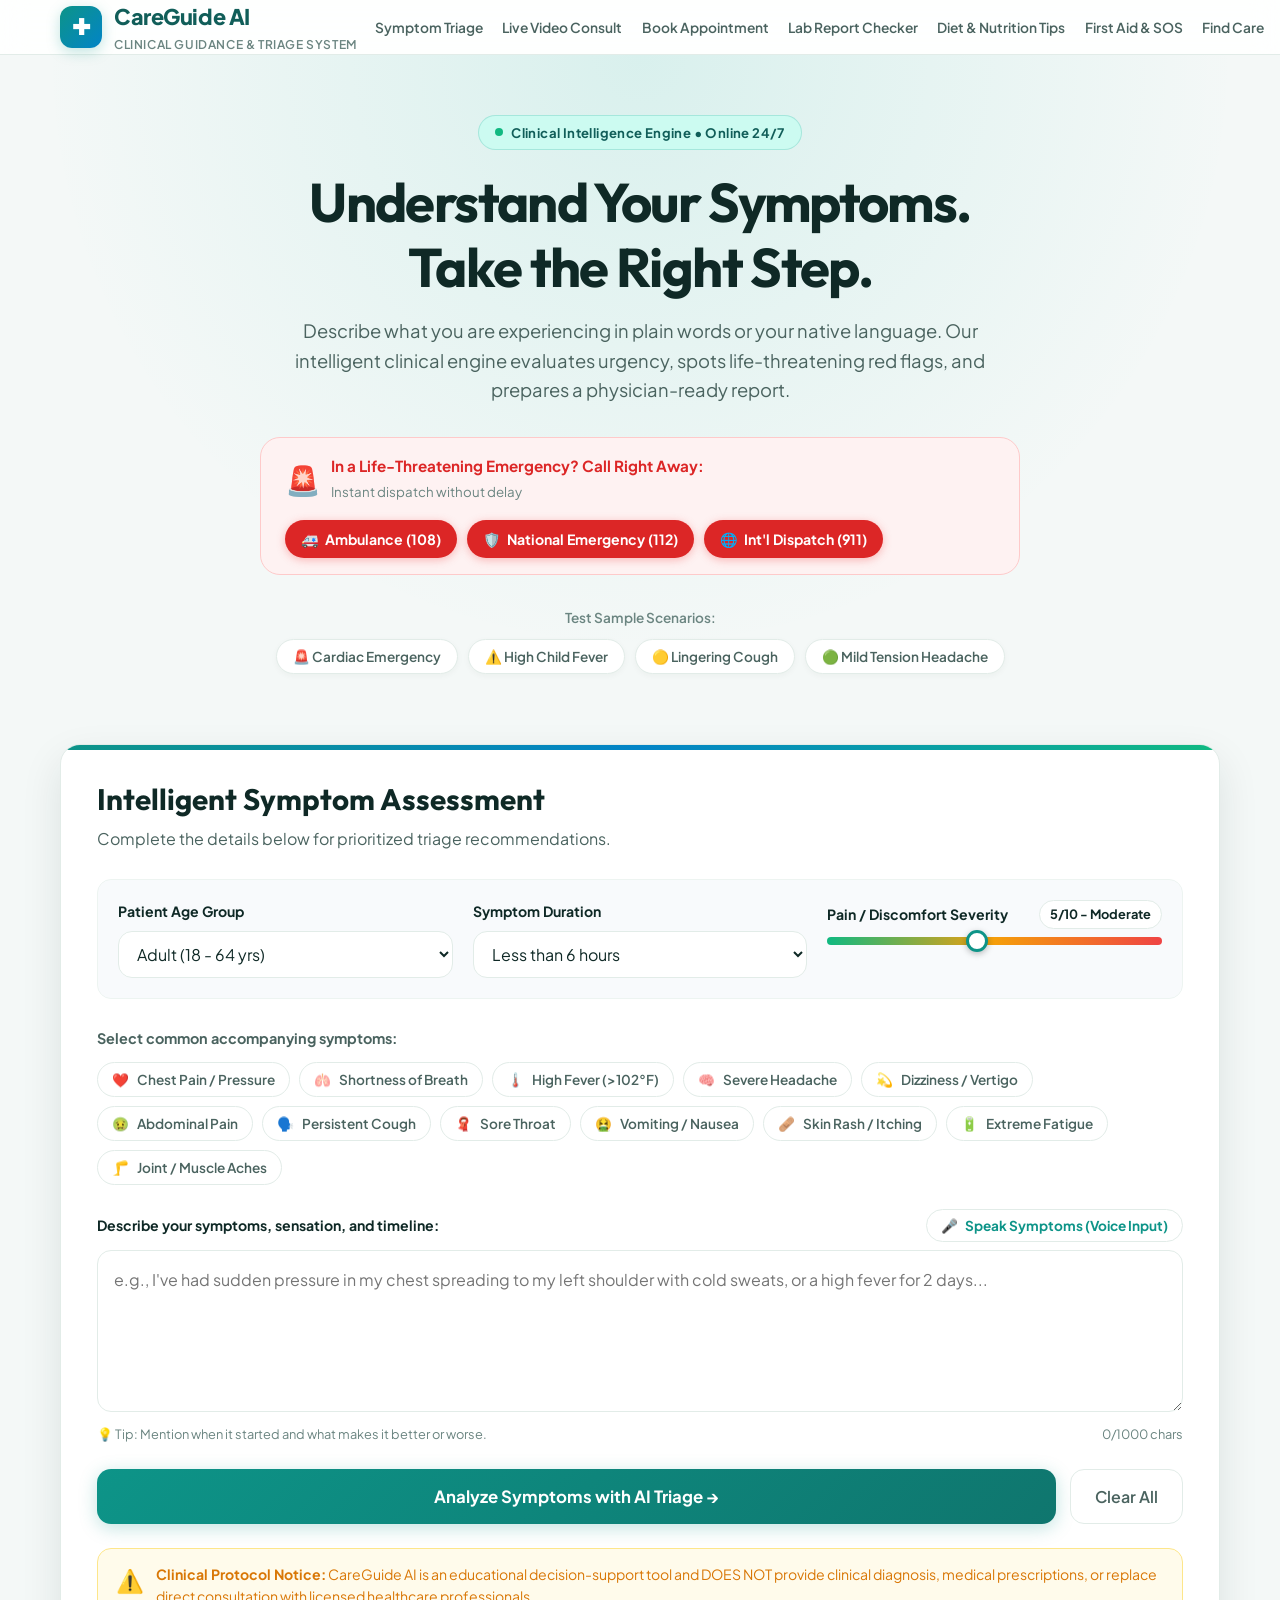
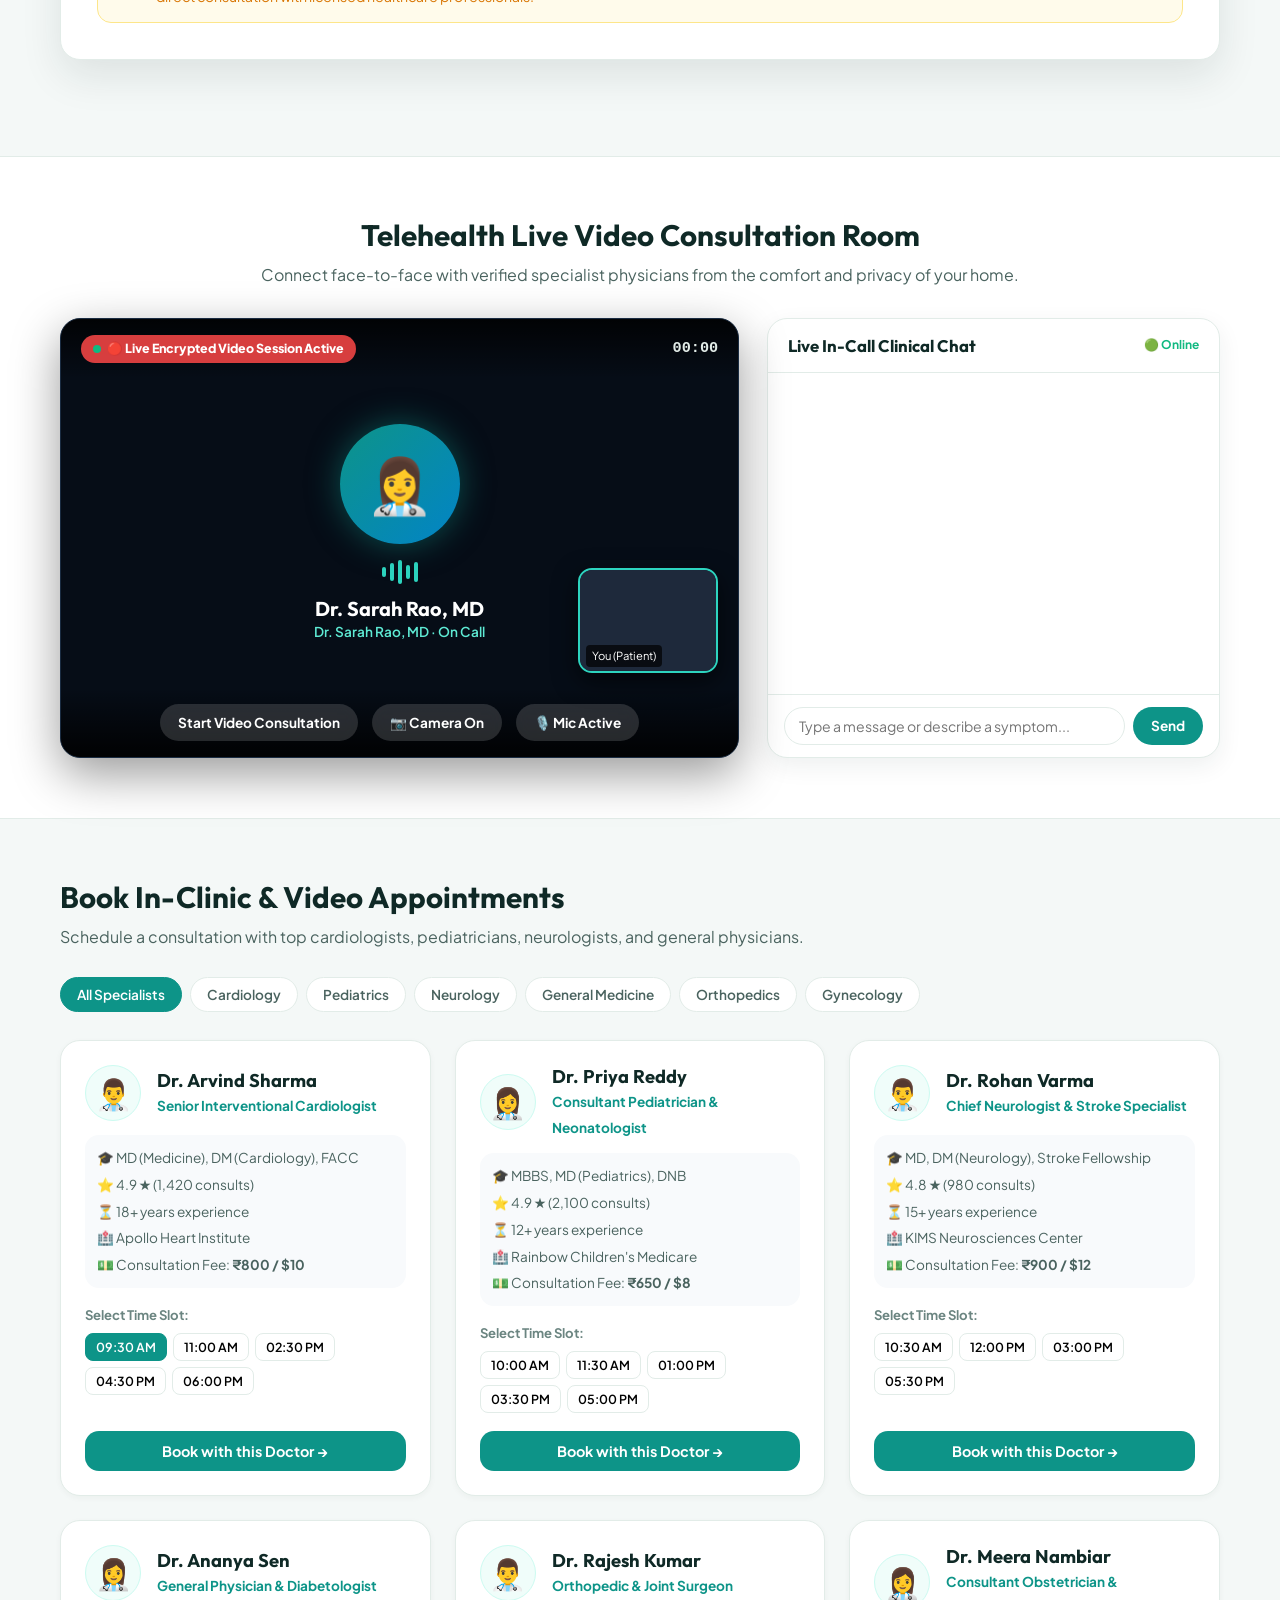
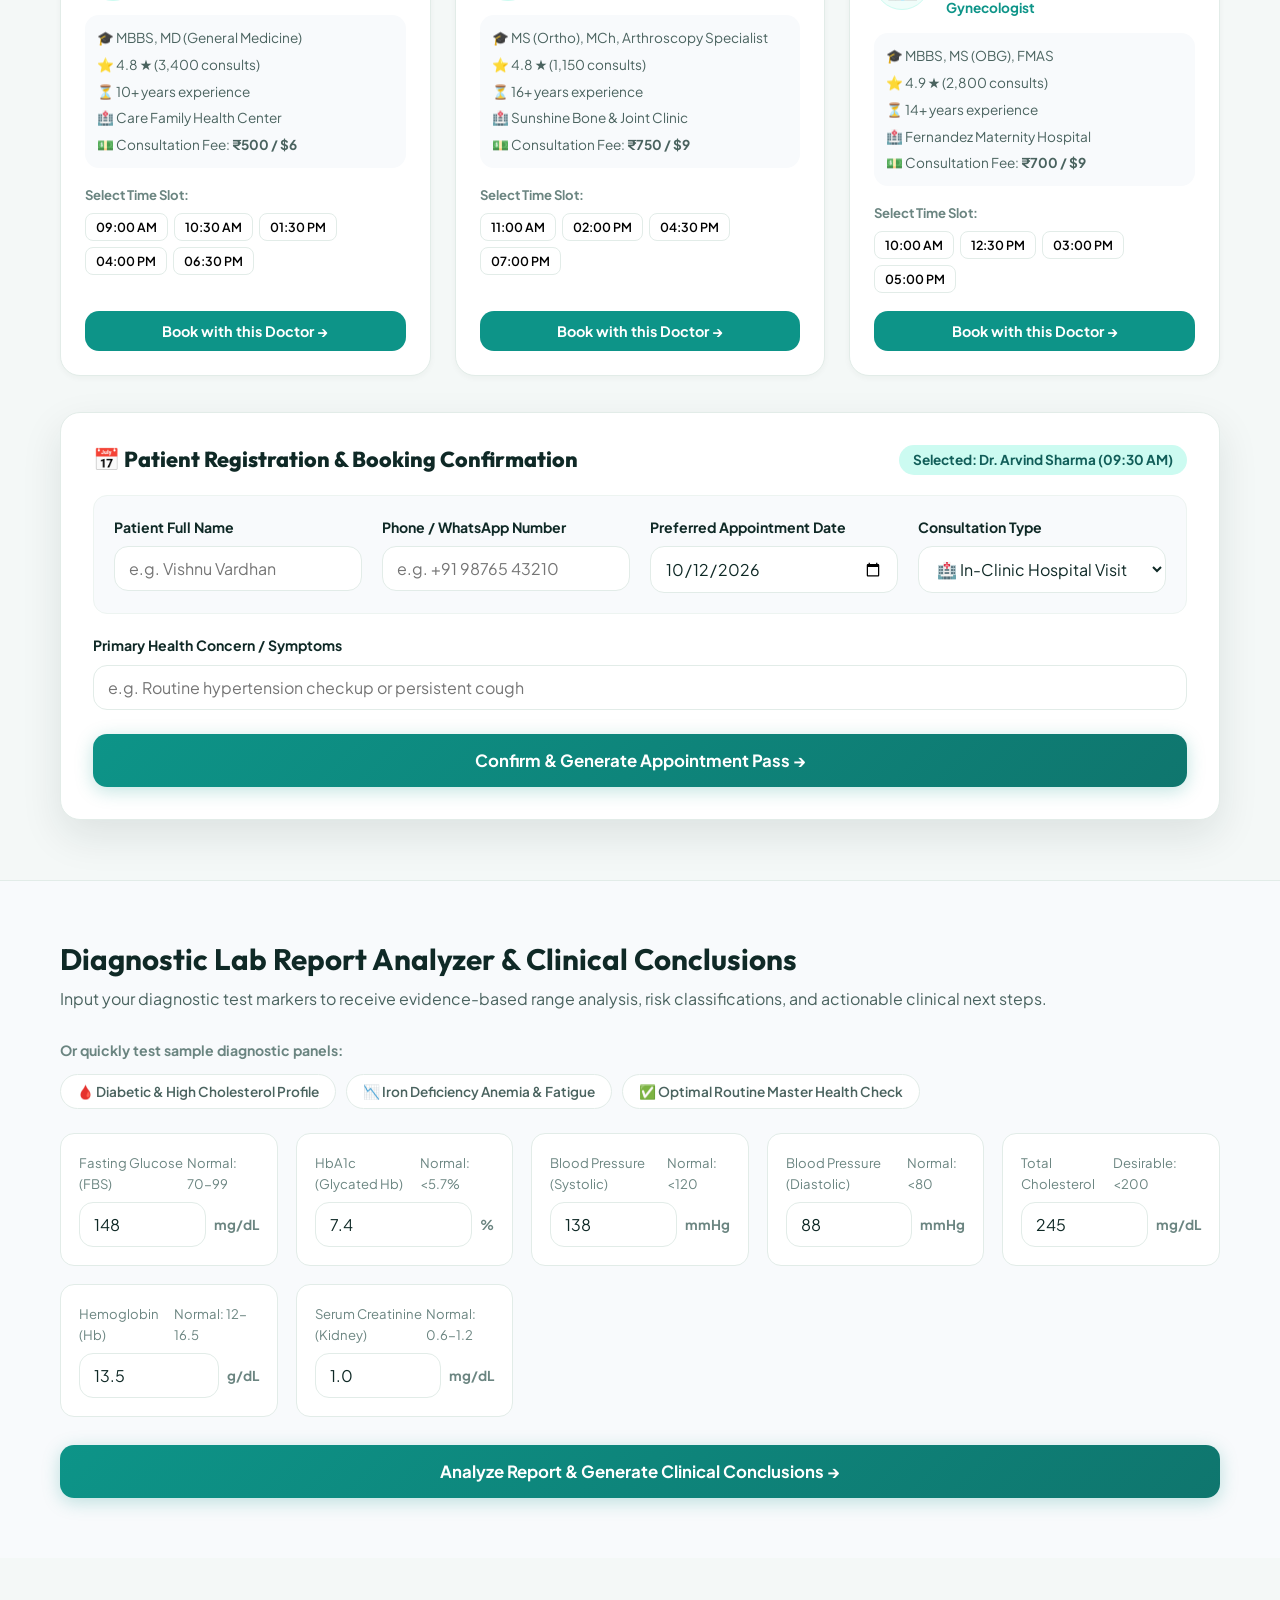
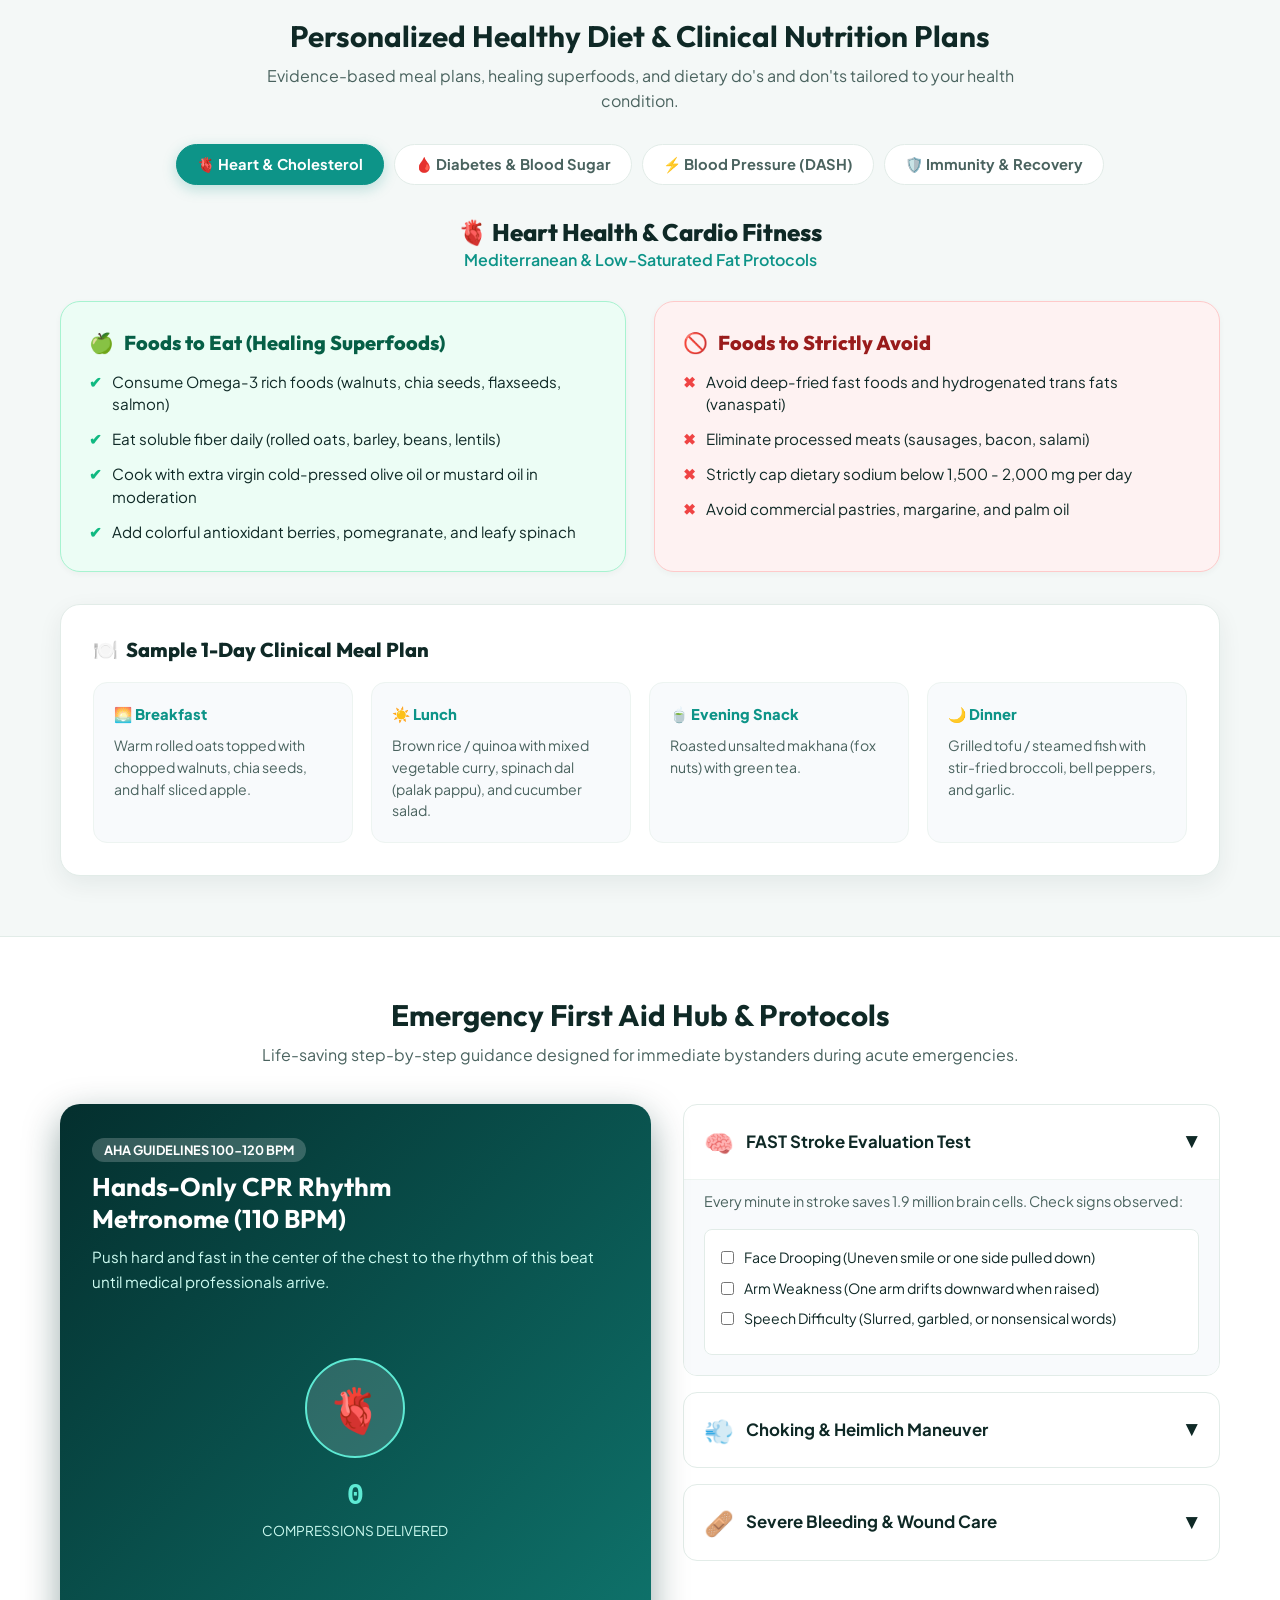
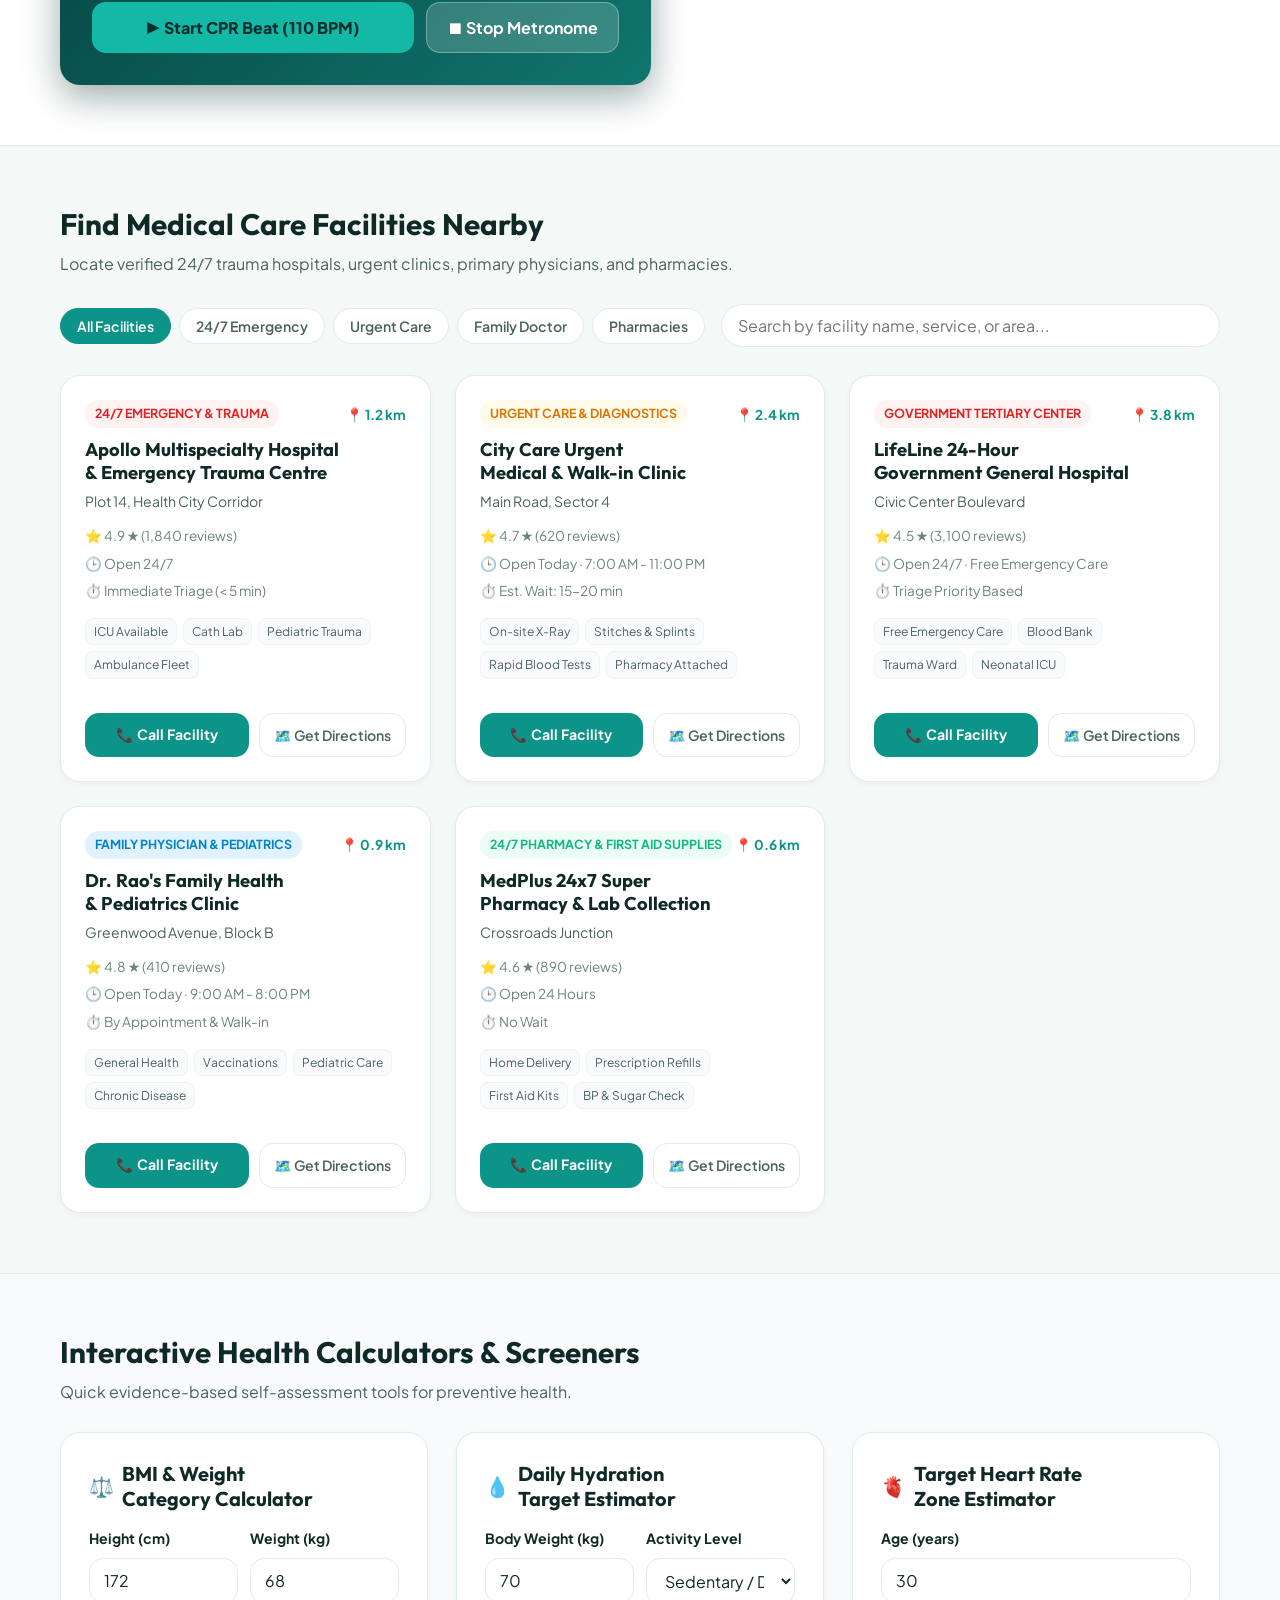
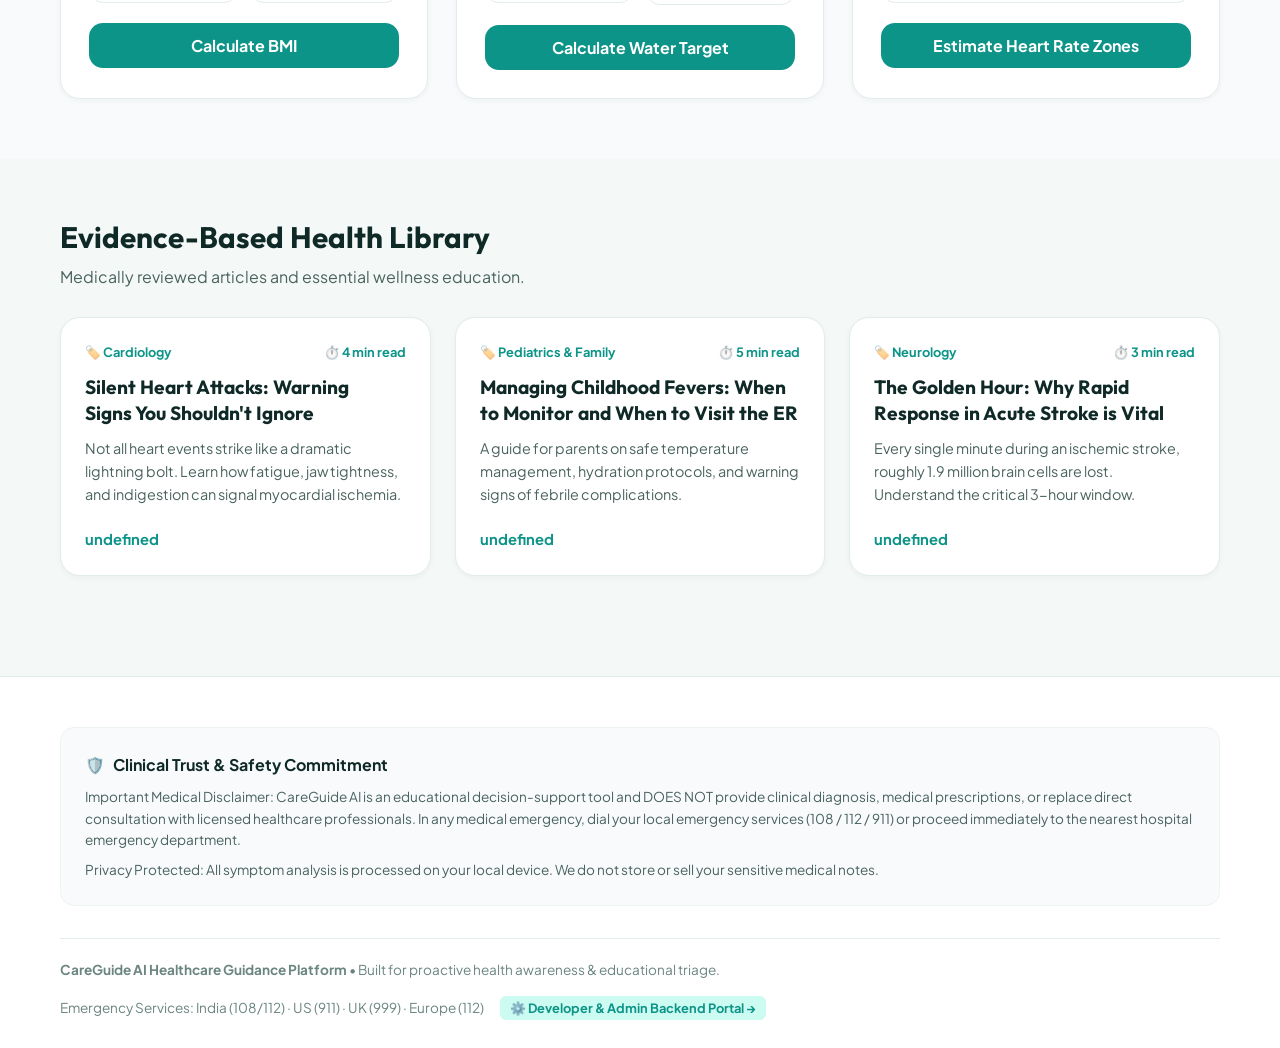
<file: index.html>
<!DOCTYPE html>
<html lang="en">

<head>
    <meta charset="UTF-8">
    <meta name="viewport" content="width=device-width, initial-scale=1.0">
    <meta name="theme-color" content="#0d9488">
    <meta name="description" content="CareGuide AI - Clinical triage decision support system, live telehealth video consultation, doctor appointment booking, lab diagnostic report analyzer, personalized healthy nutrition plans, emergency red-flag triage, and CPR metronome. Available in English & Telugu.">
    <meta name="keywords" content="symptom checker, AI health guidance, video call doctor, book appointment, lab report analyzer, health diet tips, CPR metronome, Telugu health assistant">
    <title>CareGuide AI | Comprehensive Clinical Guidance, Telehealth & Lab Report Analyzer</title>

    <!-- Google Fonts -->
    <link rel="preconnect" href="https://fonts.googleapis.com">
    <link rel="preconnect" href="https://fonts.gstatic.com" crossorigin>
    <link href="https://fonts.googleapis.com/css2?family=Outfit:wght@400;600;700;800&family=Plus+Jakarta+Sans:wght@300;400;500;600;700;800&display=swap" rel="stylesheet">

    <!-- Stylesheet -->
    <link rel="stylesheet" href="styles.css">
</head>

<body>
    <!-- Top Navigation Header -->
    <header class="site-header" id="top">
        <div class="container header-inner">
            <a href="#top" class="brand-wrapper" aria-label="CareGuide AI Home">
                <div class="brand-icon">✚</div>
                <div class="brand-text-group">
                    <span class="brand-title" data-i18n="brand">CareGuide AI</span>
                    <span class="brand-tagline" data-i18n="tagline">Clinical Guidance & Triage</span>
                </div>
            </a>

            <!-- Navigation Links -->
            <nav aria-label="Main Navigation">
                <ul class="nav-links">
                    <li><a href="#triage" class="nav-link" data-i18n="nav_triage">Symptom Triage</a></li>
                    <li><a href="#videocall" class="nav-link" data-i18n="nav_videocall">Live Video Consult</a></li>
                    <li><a href="#appointment" class="nav-link" data-i18n="nav_appointment">Book Appointment</a></li>
                    <li><a href="#reports" class="nav-link" data-i18n="nav_reports">Lab Report Checker</a></li>
                    <li><a href="#nutrition" class="nav-link" data-i18n="nav_nutrition">Diet & Nutrition Tips</a></li>
                    <li><a href="#firstaid" class="nav-link" data-i18n="nav_firstaid">First Aid & SOS</a></li>
                    <li><a href="#locator" class="nav-link" data-i18n="nav_locator">Find Care</a></li>
                    <li><a href="#calculators" class="nav-link" data-i18n="nav_calculators">Calculators</a></li>
                </ul>
            </nav>

            <!-- Header Action Controls -->
            <div class="header-actions">
                <button type="button" class="theme-btn" id="themeToggle" aria-label="Toggle dark and light theme">
                    🌙 Dark
                </button>

                <select id="languageSelect" class="lang-select" aria-label="Choose application language">
                    <option value="en">English (US)</option>
                    <option value="te">తెలుగు (Telugu)</option>
                </select>

                <a href="tel:112" class="sos-header-btn" id="quickSosBtn" aria-label="Emergency SOS call">
                    <span>🚨</span> <span data-i18n="nav_sos">Emergency SOS</span>
                </a>

                <!-- Mobile Hamburger Toggle Button -->
                <button type="button" class="mobile-menu-btn" id="mobileMenuBtn" aria-label="Toggle Navigation Menu" aria-expanded="false">
                    <span class="hamburger-bar"></span>
                    <span class="hamburger-bar"></span>
                    <span class="hamburger-bar"></span>
                </button>
            </div>
        </div>

        <!-- Mobile Navigation Drawer -->
        <nav class="mobile-nav-drawer" id="mobileNavDrawer" aria-label="Mobile Navigation Drawer">
            <ul class="mobile-nav-list">
                <li><a href="#triage" class="mobile-nav-link" data-i18n="nav_triage">🩺 Symptom Triage</a></li>
                <li><a href="#videocall" class="mobile-nav-link" data-i18n="nav_videocall">📹 Live Video Consult</a></li>
                <li><a href="#appointment" class="mobile-nav-link" data-i18n="nav_appointment">📅 Book Appointment</a></li>
                <li><a href="#reports" class="mobile-nav-link" data-i18n="nav_reports">🧪 Lab Report Checker</a></li>
                <li><a href="#nutrition" class="mobile-nav-link" data-i18n="nav_nutrition">🥗 Diet & Nutrition Tips</a></li>
                <li><a href="#firstaid" class="mobile-nav-link" data-i18n="nav_firstaid">🫀 First Aid & SOS</a></li>
                <li><a href="#locator" class="mobile-nav-link" data-i18n="nav_locator">🏥 Find Care</a></li>
                <li><a href="#calculators" class="mobile-nav-link" data-i18n="nav_calculators">⚖️ Calculators</a></li>
                <li><a href="#library" class="mobile-nav-link" data-i18n="nav_library">📚 Health Library</a></li>
                <li><a href="/admin.html" class="mobile-nav-link" target="_blank">⚙️ Developer Backend Portal</a></li>
            </ul>
        </nav>

        <!-- Mobile Horizontal Quick Section Pills Bar (One-touch navigation without horizontal page scroll) -->
        <div class="mobile-quick-nav-bar" id="mobileQuickBar" aria-label="Mobile Quick Section Links">
            <div class="mobile-quick-scroll">
                <a href="#triage" class="quick-nav-pill">🩺 Triage</a>
                <a href="#videocall" class="quick-nav-pill">📹 Video Call</a>
                <a href="#appointment" class="quick-nav-pill">📅 Book Doctor</a>
                <a href="#reports" class="quick-nav-pill">🧪 Lab Reports</a>
                <a href="#nutrition" class="quick-nav-pill">🥗 Nutrition</a>
                <a href="#firstaid" class="quick-nav-pill">🫀 First Aid</a>
                <a href="#locator" class="quick-nav-pill">🏥 Find Care</a>
                <a href="#calculators" class="quick-nav-pill">⚖️ Calculators</a>
            </div>
        </div>
    </header>

    <main>
        <!-- Hero Section -->
        <section class="hero-section" aria-labelledby="heroTitle">
            <div class="container hero-content">
                <div class="badge-pill">
                    <span class="pulse-dot"></span>
                    <span data-i18n="hero_badge">Clinical Intelligence Engine • Online 24/7</span>
                </div>

                <h1 class="hero-title" id="heroTitle">
                    <span data-i18n="hero_title">Understand Your Symptoms. Take the Right Step.</span>
                </h1>

                <p class="hero-desc" data-i18n="hero_desc">
                    Describe what you are experiencing in plain words or your native language. Our intelligent clinical engine evaluates urgency, spots life-threatening red flags, and prepares a physician-ready report.
                </p>

                <!-- Emergency Dispatch Bar -->
                <div class="hero-hotlines-card">
                    <div class="hotline-label-wrap">
                        <span class="hotline-icon">🚨</span>
                        <div>
                            <div class="hotline-title" data-i18n="hero_sos_label">In a Life-Threatening Emergency? Call Right Away:</div>
                            <small style="color: var(--text-muted);">Instant dispatch without delay</small>
                        </div>
                    </div>
                    <div class="hotline-buttons">
                        <a href="tel:108" class="hotline-btn">🚑 <span data-i18n="hero_sos_108">Ambulance (108)</span></a>
                        <a href="tel:112" class="hotline-btn">🛡️ <span data-i18n="hero_sos_112">National (112)</span></a>
                        <a href="tel:911" class="hotline-btn">🌐 <span data-i18n="hero_sos_911">Int'l (911)</span></a>
                    </div>
                </div>

                <!-- Fast Demo Test Scenarios -->
                <div class="demo-pill-section">
                    <span class="demo-pill-label" data-i18n="demo_pill_label">Test Sample Scenarios:</span>
                    <div class="demo-pills-row">
                        <button type="button" class="scenario-pill" data-case-index="0" data-i18n="demo_btn_emergency">🚨 Cardiac Emergency</button>
                        <button type="button" class="scenario-pill" data-case-index="1" data-i18n="demo_btn_urgent">⚠️ High Child Fever</button>
                        <button type="button" class="scenario-pill" data-case-index="2" data-i18n="demo_btn_routine">🟡 Lingering Cough</button>
                        <button type="button" class="scenario-pill" data-case-index="3" data-i18n="demo_btn_mild">🟢 Mild Tension Headache</button>
                    </div>
                </div>
            </div>
        </section>

        <!-- Core AI Triage & Assessment Form -->
        <section class="triage-section" id="triage" aria-labelledby="triageHead">
            <div class="container">
                <div class="triage-card">
                    <div class="section-head">
                        <h2 class="section-title" id="triageHead" data-i18n="checker_heading">Intelligent Symptom Assessment</h2>
                        <p class="section-subtitle" data-i18n="checker_subheading">Complete the details below for prioritized triage recommendations.</p>
                    </div>

                    <!-- Patient Context Metadata -->
                    <div class="patient-context-grid">
                        <div class="form-group">
                            <label for="ageGroupSelect" class="form-label" data-i18n="ctx_age_label">Patient Age Group</label>
                            <select id="ageGroupSelect" class="form-select">
                                <option value="adult" data-i18n="ctx_age_adult">Adult (18 - 64 yrs)</option>
                                <option value="infant" data-i18n="ctx_age_infant">Infant (&lt; 1 yr)</option>
                                <option value="child" data-i18n="ctx_age_child">Child (1 - 12 yrs)</option>
                                <option value="senior" data-i18n="ctx_age_senior">Senior (65+ yrs)</option>
                            </select>
                        </div>

                        <div class="form-group">
                            <label for="durationSelect" class="form-label" data-i18n="ctx_duration_label">Symptom Duration</label>
                            <select id="durationSelect" class="form-select">
                                <option value="less_6h" data-i18n="ctx_dur_6h">Less than 6 hours</option>
                                <option value="1_2d" data-i18n="ctx_dur_1d">1 to 2 days</option>
                                <option value="3_7d" data-i18n="ctx_dur_3d">3 to 7 days</option>
                                <option value="chronic" data-i18n="ctx_dur_long">More than a week</option>
                            </select>
                        </div>

                        <div class="form-group">
                            <div class="form-label">
                                <span data-i18n="ctx_severity_label">Pain / Discomfort Severity</span>
                                <span class="severity-display-badge" id="severityBadge">5/10 - Moderate</span>
                            </div>
                            <div class="severity-slider-wrap">
                                <input type="range" min="1" max="10" value="5" id="severitySlider" class="severity-slider" aria-label="Pain severity scale from 1 to 10">
                            </div>
                        </div>
                    </div>

                    <!-- Quick Symptom Tags Matrix -->
                    <div class="chips-container">
                        <div class="chips-title" data-i18n="quick_select_title">Select common accompanying symptoms:</div>
                        <div class="symptom-chips-matrix" id="symptomChipsMatrix">
                            <!-- Populated dynamically by app.js -->
                        </div>
                    </div>

                    <!-- Symptom Narrative Textarea with Voice Input -->
                    <div class="textarea-wrapper">
                        <div class="textarea-topbar">
                            <label for="concernTextarea" class="form-label" data-i18n="input_label">Describe your symptoms, sensation, and timeline:</label>
                            <button type="button" class="voice-btn" id="voiceInputBtn" aria-label="Activate voice recognition">
                                <span>🎤</span> <span data-i18n="voice_start">Speak Symptoms (Voice Input)</span>
                            </button>
                        </div>

                        <textarea id="concernTextarea" class="form-textarea" maxlength="1000" rows="5" placeholder="e.g., I've had sudden pressure in my chest spreading to my left shoulder with cold sweats, or a high fever for 2 days..."></textarea>

                        <div class="textarea-footer">
                            <span>💡 Tip: Mention when it started and what makes it better or worse.</span>
                            <span id="charCountDisplay">0/1000 chars</span>
                        </div>
                    </div>

                    <!-- Action Buttons -->
                    <div class="action-buttons-group">
                        <button type="button" class="btn-primary-action" id="analyzeSymptomsBtn">
                            <span data-i18n="btn_analyze">Analyze Symptoms with AI Triage →</span>
                        </button>
                        <button type="button" class="btn-secondary-action" id="clearSymptomsBtn" data-i18n="btn_clear">
                            Clear All
                        </button>
                    </div>

                    <!-- Educational Notice Pill -->
                    <div class="safety-notice-pill">
                        <span style="font-size: 1.4rem;">⚠️</span>
                        <div>
                            <strong>Clinical Protocol Notice:</strong>
                            <span data-i18n="disclaimer_text">CareGuide AI is an educational decision-support tool and DOES NOT provide clinical diagnosis, medical prescriptions, or replace direct consultation with licensed healthcare professionals.</span>
                        </div>
                    </div>

                    <!-- Dynamic AI Clinical Assessment Results Container -->
                    <div class="assessment-result-wrapper" id="assessmentResultWrapper" aria-live="polite">
                        <div class="result-card" id="clinicalResultCard">
                            <!-- Header Bar -->
                            <div class="result-header-row">
                                <div>
                                    <span class="triage-level-badge" id="triageLevelBadge">Triage Level</span>
                                    <h3 id="triageTitle" style="font-size: 1.5rem; margin-top: 10px;">Evaluation Summary</h3>
                                </div>
                                <div class="result-actions-tools">
                                    <button type="button" class="tool-btn" id="saveTriageBtn" data-i18n="records_save_triage_btn" style="background: var(--primary-light); color: var(--primary-dark); border-color: var(--primary);">
                                        💾 Save Assessment to History
                                    </button>
                                    <button type="button" class="tool-btn" id="copyClinicalReportBtn" data-i18n="res_copy_btn">
                                        📋 Copy Clinical Report
                                    </button>
                                    <button type="button" class="tool-btn" id="exportReportBtn" data-i18n="res_export_btn">
                                        📄 Export / Print Doctor's Summary
                                    </button>
                                </div>
                            </div>

                            <!-- Emergency Flash Alert Banner (Visible when Level 1) -->
                            <div class="emergency-callout-banner" id="emergencyCalloutBanner">
                                <h3>🚨 <span data-i18n="res_emergency_banner">POTENTIAL MEDICAL EMERGENCY DETECTED. DO NOT DELAY.</span></h3>
                                <p data-i18n="res_emergency_alert_text">Your described symptoms may indicate a critical medical emergency. Call local emergency dispatch or proceed to the nearest emergency department immediately.</p>
                                <div class="emergency-btn-row">
                                    <a href="tel:108" class="emergency-act-btn">📞 <span data-i18n="res_call_emergency_now">Call Emergency (108 / 112)</span></a>
                                    <a href="#locator" class="emergency-act-btn">🏥 <span data-i18n="res_find_emergency_room">Locate Nearest Emergency Hospital</span></a>
                                </div>
                            </div>

                            <p id="triageDescription" style="font-size: 1.05rem; margin-bottom: 24px; color: var(--text-primary);"></p>

                            <!-- Results Detailed Breakdown Grid -->
                            <div class="result-body-grid">
                                <!-- Differentials -->
                                <div class="result-block">
                                    <h4 class="block-title">🩺 <span data-i18n="res_possible_causes_title">Conditions Physicians Typically Evaluate</span></h4>
                                    <ul class="result-list" id="possibleCausesList"></ul>
                                </div>

                                <!-- Immediate Steps -->
                                <div class="result-block">
                                    <h4 class="block-title">📋 <span data-i18n="res_immediate_steps_title">Immediate Recommended Next Steps</span></h4>
                                    <ul class="result-list" id="immediateStepsList"></ul>
                                </div>

                                <!-- Red Flags -->
                                <div class="result-block red-flags-block">
                                    <h4 class="block-title">⚠️ <span data-i18n="res_red_flags_title">Critical Red Flags Requiring Immediate Escalation</span></h4>
                                    <ul class="result-list" id="redFlagsList"></ul>
                                </div>

                                <!-- Doctor Questions -->
                                <div class="result-block">
                                    <h4 class="block-title">💬 <span data-i18n="res_questions_title">Questions to Ask Your Doctor</span></h4>
                                    <ul class="result-list" id="questionsForDoctorList"></ul>
                                </div>
                            </div>

                            <!-- Interactive Clarifying Screening Questions -->
                            <div class="clarifying-questions-card" id="clarifyingQuestionsCard">
                                <div class="cq-head">
                                    <h4 style="font-size: 1.1rem; font-weight: 700;" data-i18n="res_clarifying_title">Interactive Follow-Up Screening Questions</h4>
                                    <p style="font-size: 0.88rem; color: var(--text-secondary);" data-i18n="res_clarifying_desc">Answer these quick clinical questions to refine your triage priority in real time:</p>
                                </div>
                                <div id="clarifyingQuestionsList">
                                    <!-- Dynamic Questions -->
                                </div>
                            </div>
                        </div>
                    </div>
                </div>
            </div>
        </section>

        <!-- 1. Telehealth Live Video Consultation Room -->
        <section class="videocall-section" id="videocall" aria-labelledby="videoCallHead">
            <div class="container">
                <div class="section-head text-center" style="text-align: center; max-width: 800px; margin: 0 auto 30px;">
                    <h2 class="section-title" id="videoCallHead" data-i18n="video_heading">Telehealth Live Video Consultation Room</h2>
                    <p class="section-subtitle" data-i18n="video_subheading">Connect face-to-face with verified specialist physicians from the comfort and privacy of your home.</p>
                </div>

                <div class="video-consult-layout">
                    <!-- Video Screen Window -->
                    <div class="video-player-container">
                        <!-- Header overlay -->
                        <div class="video-header-overlay">
                            <div class="live-badge" id="videoCallStatusBadge">
                                <span class="pulse-dot"></span>
                                <span data-i18n="video_connected_status">🔴 Live Encrypted Video Session Active</span>
                            </div>
                            <div class="call-timer" id="videoCallTimer">00:00</div>
                        </div>

                        <!-- Doctor Stream Area (Simulated Live Video) -->
                        <div class="doctor-main-stream">
                            <div class="doctor-avatar-circle">👩‍⚕️</div>
                            <div class="audio-waveform-bars">
                                <span class="waveform-bar"></span>
                                <span class="waveform-bar"></span>
                                <span class="waveform-bar"></span>
                                <span class="waveform-bar"></span>
                                <span class="waveform-bar"></span>
                            </div>
                            <h3 class="doctor-stream-name">Dr. Sarah Rao, MD</h3>
                            <span class="doctor-stream-title" data-i18n="video_doc_status">Chief Telehealth Medical Director · On Call</span>
                        </div>

                        <!-- User PiP Camera Feed -->
                        <div class="user-local-pip">
                            <video id="userLocalVideoElem" class="user-local-video-elem" autoplay playsinline muted></video>
                            <span class="user-pip-label">You (Patient)</span>
                        </div>

                        <!-- Video Controls -->
                        <div class="video-control-bar">
                            <button type="button" class="video-ctrl-btn ctrl-btn-standard" id="startVideoConsultBtn" data-i18n="video_start">
                                📹 Start Video Consultation
                            </button>
                            <button type="button" class="video-ctrl-btn ctrl-btn-standard" id="toggleCameraBtn" data-i18n="video_cam_on">
                                📷 Camera On
                            </button>
                            <button type="button" class="video-ctrl-btn ctrl-btn-standard" id="toggleMicBtn" data-i18n="video_mic_on">
                                🎙️ Mic Active
                            </button>
                            <button type="button" class="video-ctrl-btn ctrl-btn-end" id="endVideoConsultBtn" style="display: none;" data-i18n="video_end_call">
                                🛑 End Consultation
                            </button>
                        </div>
                    </div>

                    <!-- In-Call Live Clinical Chat Drawer -->
                    <div class="video-chat-container">
                        <div class="video-chat-head">
                            <h4 style="font-size: 1.05rem; font-weight: 700;" data-i18n="video_chat_heading">Live In-Call Clinical Chat</h4>
                            <span style="font-size: 0.75rem; color: #10b981; font-weight: 700;">🟢 Online</span>
                        </div>

                        <div class="video-chat-messages" id="videoChatMessagesList">
                            <!-- Messages added dynamically -->
                        </div>

                        <div class="video-chat-input-row">
                            <input type="text" id="videoChatInputField" class="video-chat-input" placeholder="Type a message or describe a symptom..." aria-label="Type message in video call">
                            <button type="button" class="video-chat-send-btn" id="sendVideoChatBtn" data-i18n="video_chat_send">Send</button>
                        </div>
                    </div>
                </div>
            </div>
        </section>

        <!-- 2. Book Doctor Appointment Section -->
        <section class="appointment-section" id="appointment" aria-labelledby="appointHead">
            <div class="container">
                <div class="section-head">
                    <h2 class="section-title" id="appointHead" data-i18n="book_heading">Book In-Clinic & Video Appointments</h2>
                    <p class="section-subtitle" data-i18n="book_subheading">Schedule a consultation with top cardiologists, pediatricians, neurologists, and general physicians.</p>
                </div>

                <!-- Specialty Filter Chips -->
                <div class="specialty-filter-bar">
                    <button type="button" class="specialty-chip-btn active" data-specialty="all" data-i18n="book_filter_all">All Specialists</button>
                    <button type="button" class="specialty-chip-btn" data-specialty="cardiology" data-i18n="book_filter_cardio">Cardiology</button>
                    <button type="button" class="specialty-chip-btn" data-specialty="pediatrics" data-i18n="book_filter_pediatrics">Pediatrics</button>
                    <button type="button" class="specialty-chip-btn" data-specialty="neurology" data-i18n="book_filter_neuro">Neurology</button>
                    <button type="button" class="specialty-chip-btn" data-specialty="general" data-i18n="book_filter_general">General Medicine</button>
                    <button type="button" class="specialty-chip-btn" data-specialty="orthopedics" data-i18n="book_filter_ortho">Orthopedics</button>
                    <button type="button" class="specialty-chip-btn" data-specialty="gynecology" data-i18n="book_filter_gyn">Gynecology</button>
                </div>

                <!-- Doctors Directory Grid -->
                <div class="doctors-grid" id="doctorsGridContainer">
                    <!-- Populated dynamically by app.js -->
                </div>

                <!-- Booking Details Input Form -->
                <div class="booking-form-card" id="appointmentBookingFormCard">
                    <div style="display: flex; justify-content: space-between; align-items: center; margin-bottom: 20px;">
                        <h3 style="font-size: 1.35rem; font-weight: 800;">📅 Patient Registration & Booking Confirmation</h3>
                        <span id="selectedDoctorNameBadge" style="background: var(--primary-light); color: var(--primary-dark); padding: 4px 14px; border-radius: var(--radius-full); font-size: 0.85rem; font-weight: 700;">
                            Selected: Dr. Arvind Sharma (09:30 AM)
                        </span>
                    </div>

                    <form id="doctorAppointmentForm">
                        <input type="hidden" id="bookingDoctorIdInput" value="doc_1">
                        <input type="hidden" id="bookingSlotInput" value="09:30 AM">

                        <div class="patient-context-grid" style="margin-bottom: 20px;">
                            <div class="form-group">
                                <label for="bookingPatientNameInput" class="form-label" data-i18n="book_patient_name">Patient Full Name</label>
                                <input type="text" id="bookingPatientNameInput" class="form-input" placeholder="e.g. Vishnu Vardhan" required>
                            </div>
                            <div class="form-group">
                                <label for="bookingPatientPhoneInput" class="form-label" data-i18n="book_patient_phone">Phone / WhatsApp Number</label>
                                <input type="tel" id="bookingPatientPhoneInput" class="form-input" placeholder="e.g. +91 98765 43210" required>
                            </div>
                            <div class="form-group">
                                <label for="bookingDateInput" class="form-label">Preferred Appointment Date</label>
                                <input type="date" id="bookingDateInput" class="form-input" value="2026-10-12" required>
                            </div>
                            <div class="form-group">
                                <label for="bookingConsultModeSelect" class="form-label" data-i18n="book_consult_mode">Consultation Type</label>
                                <select id="bookingConsultModeSelect" class="form-select">
                                    <option value="clinic" data-i18n="book_mode_clinic">🏥 In-Clinic Hospital Visit</option>
                                    <option value="video" data-i18n="book_mode_video">💻 Online Telehealth Video Call</option>
                                </select>
                            </div>
                        </div>

                        <div class="form-group" style="margin-bottom: 24px;">
                            <label for="bookingReasonInput" class="form-label" data-i18n="book_patient_reason">Primary Health Concern / Symptoms</label>
                            <input type="text" id="bookingReasonInput" class="form-input" placeholder="e.g. Routine hypertension checkup or persistent cough">
                        </div>

                        <button type="submit" class="btn-primary-action" style="width: 100%;">
                            <span data-i18n="book_btn_confirm">Confirm & Generate Appointment Pass →</span>
                        </button>
                    </form>
                </div>
            </div>
        </section>

        <!-- 3. Diagnostic Lab Report Checker & Conclusion Engine -->
        <section class="reports-section" id="reports" aria-labelledby="reportsHead">
            <div class="container">
                <div class="section-head">
                    <h2 class="section-title" id="reportsHead" data-i18n="reports_heading">Diagnostic Lab Report Analyzer & Clinical Conclusions</h2>
                    <p class="section-subtitle" data-i18n="reports_subheading">Input your diagnostic test markers to receive evidence-based range analysis, risk classifications, and actionable clinical next steps.</p>
                </div>

                <!-- Preloaded Sample Report Buttons -->
                <div style="margin-bottom: 12px; font-size: 0.88rem; font-weight: 700; color: var(--text-muted);" data-i18n="reports_sample_label">
                    Or quickly test sample diagnostic panels:
                </div>
                <div class="report-presets-row">
                    <button type="button" class="preset-report-btn" data-sample-index="0">🩸 Diabetic & High Cholesterol Profile</button>
                    <button type="button" class="preset-report-btn" data-sample-index="1">📉 Iron Deficiency Anemia & Fatigue</button>
                    <button type="button" class="preset-report-btn" data-sample-index="2">✅ Optimal Routine Master Health Check</button>
                </div>

                <!-- Input Metrics Grid -->
                <div class="lab-inputs-grid">
                    <div class="lab-metric-card">
                        <div class="metric-header">
                            <span>Fasting Glucose (FBS)</span>
                            <span>Normal: 70-99</span>
                        </div>
                        <div class="metric-input-wrapper">
                            <input type="number" id="labGlucoseInput" class="form-input" value="148" step="1">
                            <span class="metric-unit">mg/dL</span>
                        </div>
                    </div>

                    <div class="lab-metric-card">
                        <div class="metric-header">
                            <span>HbA1c (Glycated Hb)</span>
                            <span>Normal: &lt;5.7%</span>
                        </div>
                        <div class="metric-input-wrapper">
                            <input type="number" id="labHba1cInput" class="form-input" value="7.4" step="0.1">
                            <span class="metric-unit">%</span>
                        </div>
                    </div>

                    <div class="lab-metric-card">
                        <div class="metric-header">
                            <span>Blood Pressure (Systolic)</span>
                            <span>Normal: &lt;120</span>
                        </div>
                        <div class="metric-input-wrapper">
                            <input type="number" id="labBpSystolicInput" class="form-input" value="138" step="1">
                            <span class="metric-unit">mmHg</span>
                        </div>
                    </div>

                    <div class="lab-metric-card">
                        <div class="metric-header">
                            <span>Blood Pressure (Diastolic)</span>
                            <span>Normal: &lt;80</span>
                        </div>
                        <div class="metric-input-wrapper">
                            <input type="number" id="labBpDiastolicInput" class="form-input" value="88" step="1">
                            <span class="metric-unit">mmHg</span>
                        </div>
                    </div>

                    <div class="lab-metric-card">
                        <div class="metric-header">
                            <span>Total Cholesterol</span>
                            <span>Desirable: &lt;200</span>
                        </div>
                        <div class="metric-input-wrapper">
                            <input type="number" id="labCholesterolInput" class="form-input" value="245" step="1">
                            <span class="metric-unit">mg/dL</span>
                        </div>
                    </div>

                    <div class="lab-metric-card">
                        <div class="metric-header">
                            <span>Hemoglobin (Hb)</span>
                            <span>Normal: 12-16.5</span>
                        </div>
                        <div class="metric-input-wrapper">
                            <input type="number" id="labHemoglobinInput" class="form-input" value="13.5" step="0.1">
                            <span class="metric-unit">g/dL</span>
                        </div>
                    </div>

                    <div class="lab-metric-card">
                        <div class="metric-header">
                            <span>Serum Creatinine (Kidney)</span>
                            <span>Normal: 0.6-1.2</span>
                        </div>
                        <div class="metric-input-wrapper">
                            <input type="number" id="labCreatinineInput" class="form-input" value="1.0" step="0.1">
                            <span class="metric-unit">mg/dL</span>
                        </div>
                    </div>
                </div>

                <div class="action-buttons-group">
                    <button type="button" class="btn-primary-action" id="analyzeReportBtn">
                        <span data-i18n="reports_btn_analyze">Analyze Report & Generate Clinical Conclusions →</span>
                    </button>
                </div>

                <!-- Diagnostic Conclusion Container -->
                <div class="lab-conclusion-container" id="labConclusionContainer">
                    <div class="result-header-row" style="flex-wrap: wrap; gap: 10px;">
                        <h3 style="font-size: 1.45rem; font-weight: 800;" data-i18n="reports_conclusion_title">Clinical Diagnostic Conclusion & Summary</h3>
                        <div style="display: flex; gap: 8px; flex-wrap: wrap;">
                            <button type="button" class="tool-btn" id="saveLabReportBtn" data-i18n="reports_save_db_btn" style="background: var(--primary-light); color: var(--primary-dark); border-color: var(--primary);">
                                💾 Save Report to Database
                            </button>
                            <button type="button" class="tool-btn" id="exportLabReportBtn" data-i18n="reports_export_btn">
                                📄 Export Lab Conclusion Brief
                            </button>
                        </div>
                    </div>

                    <!-- Overall Health Risk Banner -->
                    <div class="conclusion-overall-badge" id="labOverallBadge">
                        <!-- Populated dynamically -->
                    </div>

                    <!-- Visual Progress Range Meters -->
                    <div class="diagnostic-meter-grid" id="labMetersGrid">
                        <!-- Populated dynamically -->
                    </div>

                    <!-- Clinical Findings Explanation -->
                    <div class="result-block" style="margin-bottom: 24px;">
                        <h4 class="block-title">📋 Clinical Interpretation:</h4>
                        <p id="labConclusionSummaryText" style="font-size: 1rem; color: var(--text-primary); line-height: 1.65;"></p>
                    </div>

                    <!-- Action Steps -->
                    <div class="result-block">
                        <h4 class="block-title">🍎 <span data-i18n="reports_action_title">Recommended Dietary & Clinical Interventions</span></h4>
                        <ul class="result-list" id="labActionStepsList"></ul>
                    </div>
                </div>
            </div>
        </section>

        <!-- 4. Healthy Food Tips & Clinical Nutrition Hub -->
        <section class="nutrition-section" id="nutrition" aria-labelledby="nutritionHead">
            <div class="container">
                <div class="section-head text-center" style="text-align: center; max-width: 800px; margin: 0 auto 30px;">
                    <h2 class="section-title" id="nutritionHead" data-i18n="nutrition_heading">Personalized Healthy Diet & Clinical Nutrition Plans</h2>
                    <p class="section-subtitle" data-i18n="nutrition_subheading">Evidence-based meal plans, healing superfoods, and dietary do's and don'ts tailored to your health condition.</p>
                </div>

                <!-- Condition Tabs -->
                <div class="condition-nav-tabs" style="justify-content: center;">
                    <button type="button" class="condition-tab-btn active" data-condition="heart">🫀 Heart & Cholesterol</button>
                    <button type="button" class="condition-tab-btn" data-condition="diabetes">🩸 Diabetes & Blood Sugar</button>
                    <button type="button" class="condition-tab-btn" data-condition="hypertension">⚡ Blood Pressure (DASH)</button>
                    <button type="button" class="condition-tab-btn" data-condition="immunity">🛡️ Immunity & Recovery</button>
                </div>

                <!-- Active Condition Title & Tagline -->
                <div style="text-align: center; margin-bottom: 28px;">
                    <h3 id="nutritionConditionTitle" style="font-size: 1.5rem; font-weight: 800;">🫀 Heart Health & Cardio Fitness</h3>
                    <p id="nutritionTagline" style="color: var(--primary); font-weight: 600;">Mediterranean & Low-Saturated Fat Protocols</p>
                </div>

                <!-- Do's and Don'ts Panel Grid -->
                <div class="nutrition-panel-grid">
                    <div class="food-card dos">
                        <h4 class="food-card-title">🍏 <span data-i18n="nutrition_dos_title">Foods to Eat (Healing Superfoods)</span></h4>
                        <ul class="food-checklist" id="foodDosList">
                            <!-- Populated dynamically -->
                        </ul>
                    </div>

                    <div class="food-card donts">
                        <h4 class="food-card-title">🚫 <span data-i18n="nutrition_donts_title">Foods to Strictly Avoid</span></h4>
                        <ul class="food-checklist" id="foodDontsList">
                            <!-- Populated dynamically -->
                        </ul>
                    </div>
                </div>

                <!-- 1-Day Sample Clinical Meal Plan -->
                <div class="mealplan-card">
                    <h4 style="font-size: 1.25rem; font-weight: 800; display: flex; align-items: center; gap: 8px;">
                        <span>🍽️</span> <span data-i18n="nutrition_mealplan_title">Sample 1-Day Clinical Meal Plan</span>
                    </h4>
                    <div class="mealplan-grid" id="mealPlanGrid">
                        <!-- Populated dynamically -->
                    </div>
                </div>
            </div>
        </section>

        <!-- Emergency First-Aid Hub & Metronome -->
        <section class="firstaid-section" id="firstaid" aria-labelledby="firstaidHead">
            <div class="container">
                <div class="section-head text-center" style="text-align: center; max-width: 760px; margin: 0 auto 36px;">
                    <h2 class="section-title" id="firstaidHead" data-i18n="firstaid_heading">Emergency First Aid Hub & Protocols</h2>
                    <p class="section-subtitle" data-i18n="firstaid_subheading">Life-saving step-by-step guidance designed for immediate bystanders during acute emergencies.</p>
                </div>

                <div class="firstaid-grid">
                    <!-- Interactive CPR Metronome Box -->
                    <div class="cpr-metronome-card">
                        <div>
                            <span style="background: rgba(255,255,255,0.2); padding: 4px 12px; border-radius: 9999px; font-size: 0.8rem; font-weight: 700;">AHA GUIDELINES 100-120 BPM</span>
                            <h3 class="cpr-head-title" style="margin-top: 10px;" data-i18n="cpr_metronome_title">Hands-Only CPR Rhythm Metronome (110 BPM)</h3>
                            <p class="cpr-sub" data-i18n="cpr_metronome_desc">Push hard and fast in the center of the chest to the rhythm of this beat until medical professionals arrive.</p>
                        </div>

                        <!-- Animated Visualizer & Sound -->
                        <div class="cpr-visualizer">
                            <div class="heart-beat-circle" id="cprHeartVisual">🫀</div>
                            <div class="cpr-counter-display" id="cprCompressionCounter">0</div>
                            <span class="cpr-counter-label" data-i18n="cpr_compression_count">Compressions Delivered</span>
                        </div>

                        <!-- Metronome Controls -->
                        <div class="cpr-controls">
                            <button type="button" class="cpr-btn-start" id="startCprMetronomeBtn" data-i18n="cpr_start_beat">
                                ▶ Start CPR Beat (110 BPM)
                            </button>
                            <button type="button" class="cpr-btn-stop" id="stopCprMetronomeBtn" data-i18n="cpr_stop_beat">
                                ⏹ Stop Metronome
                            </button>
                        </div>
                    </div>

                    <!-- Interactive FAST Stroke & First Aid Guides -->
                    <div class="guides-list">
                        <!-- FAST Stroke Tool -->
                        <div class="guide-item-card">
                            <div class="guide-summary-bar">
                                <div class="guide-title-wrap">
                                    <span class="guide-icon">🧠</span>
                                    <span class="guide-name">FAST Stroke Evaluation Test</span>
                                </div>
                                <span>▼</span>
                            </div>
                            <div class="guide-content-drawer open">
                                <p style="font-size: 0.9rem; color: var(--text-secondary); margin-top: 10px;">
                                    Every minute in stroke saves 1.9 million brain cells. Check signs observed:
                                </p>
                                <div class="fast-tester-box">
                                    <label class="fast-check-row">
                                        <input type="checkbox" class="fast-check-input">
                                        <span data-i18n="stroke_f_check">Face Drooping (Uneven smile or one side pulled down)</span>
                                    </label>
                                    <label class="fast-check-row">
                                        <input type="checkbox" class="fast-check-input">
                                        <span data-i18n="stroke_a_check">Arm Weakness (One arm drifts downward when raised)</span>
                                    </label>
                                    <label class="fast-check-row">
                                        <input type="checkbox" class="fast-check-input">
                                        <span data-i18n="stroke_s_check">Speech Difficulty (Slurred, garbled, or nonsensical words)</span>
                                    </label>
                                    <div class="fast-result-msg" id="fastStrokeResult"></div>
                                </div>
                            </div>
                        </div>

                        <!-- Choking Guide -->
                        <div class="guide-item-card">
                            <div class="guide-summary-bar">
                                <div class="guide-title-wrap">
                                    <span class="guide-icon">💨</span>
                                    <span class="guide-name">Choking & Heimlich Maneuver</span>
                                </div>
                                <span>▼</span>
                            </div>
                            <div class="guide-content-drawer">
                                <ol class="guide-steps-list">
                                    <li>Stand behind the person and wrap arms around their waist.</li>
                                    <li>Place fist thumb-side against upper abdomen, just above navel.</li>
                                    <li>Grasp fist with other hand and give quick upward inward thrusts.</li>
                                    <li>Repeat until foreign body is dislodged or person becomes unconscious.</li>
                                </ol>
                            </div>
                        </div>

                        <!-- Bleeding Control -->
                        <div class="guide-item-card">
                            <div class="guide-summary-bar">
                                <div class="guide-title-wrap">
                                    <span class="guide-icon">🩹</span>
                                    <span class="guide-name">Severe Bleeding & Wound Care</span>
                                </div>
                                <span>▼</span>
                            </div>
                            <div class="guide-content-drawer">
                                <ol class="guide-steps-list">
                                    <li>Apply direct, firm pressure on wound using sterile cloth or gauze.</li>
                                    <li>Do not remove soaked gauze; add more layers over it.</li>
                                    <li>Elevate the injured limb above heart level if no fracture is suspected.</li>
                                    <li>If arterial spurting blood continues, apply a tourniquet 2-3 inches above wound.</li>
                                </ol>
                            </div>
                        </div>
                    </div>
                </div>
            </div>
        </section>

        <!-- Nearby Healthcare Facility Locator -->
        <section class="locator-section" id="locator" aria-labelledby="locatorHead">
            <div class="container">
                <div class="section-head">
                    <h2 class="section-title" id="locatorHead" data-i18n="locator_heading">Find Medical Care Facilities Nearby</h2>
                    <p class="section-subtitle" data-i18n="locator_subheading">Locate verified 24/7 trauma hospitals, urgent clinics, primary physicians, and pharmacies.</p>
                </div>

                <div class="locator-toolbar">
                    <div class="locator-tabs" role="tablist">
                        <button type="button" class="locator-tab-btn active" data-tab="all" data-i18n="locator_tab_all">All Facilities</button>
                        <button type="button" class="locator-tab-btn" data-tab="emergency" data-i18n="locator_tab_emergency">24/7 Emergency</button>
                        <button type="button" class="locator-tab-btn" data-tab="urgent" data-i18n="locator_tab_urgent">Urgent Care</button>
                        <button type="button" class="locator-tab-btn" data-tab="primary" data-i18n="locator_tab_primary">Family Doctor</button>
                        <button type="button" class="locator-tab-btn" data-tab="pharmacy" data-i18n="locator_tab_pharmacy">Pharmacies</button>
                    </div>

                    <input type="text" id="locatorSearchInput" class="locator-search-input" placeholder="Search by facility name, service, or area..." aria-label="Search healthcare facilities">
                </div>

                <!-- Facilities Grid Container -->
                <div class="facilities-grid" id="facilitiesGridContainer">
                    <!-- Populated dynamically by app.js -->
                </div>
            </div>
        </section>

        <!-- Interactive Health Calculators & Screeners -->
        <section class="calculators-section" id="calculators" aria-labelledby="calcHead">
            <div class="container">
                <div class="section-head">
                    <h2 class="section-title" id="calcHead" data-i18n="calc_heading">Interactive Health Calculators & Screeners</h2>
                    <p class="section-subtitle" data-i18n="calc_subheading">Quick evidence-based self-assessment tools for preventive health.</p>
                </div>

                <div class="calc-grid">
                    <!-- BMI Calculator -->
                    <div class="calc-card">
                        <div>
                            <h3 class="calc-title">⚖️ <span data-i18n="bmi_title">BMI & Weight Category Calculator</span></h3>
                            <div class="calc-form-row">
                                <div class="form-group" style="flex: 1;">
                                    <label for="bmiHeightInput" class="form-label" data-i18n="bmi_height_label">Height (cm)</label>
                                    <input type="number" id="bmiHeightInput" class="form-input" placeholder="e.g. 175" value="172">
                                </div>
                                <div class="form-group" style="flex: 1;">
                                    <label for="bmiWeightInput" class="form-label" data-i18n="bmi_weight_label">Weight (kg)</label>
                                    <input type="number" id="bmiWeightInput" class="form-input" placeholder="e.g. 68" value="68">
                                </div>
                            </div>
                            <button type="button" class="calc-submit-btn" id="calcBmiBtn" data-i18n="bmi_btn">Calculate BMI</button>
                        </div>
                        <div class="calc-result-box" id="bmiResultBox"></div>
                    </div>

                    <!-- Daily Hydration Calculator -->
                    <div class="calc-card">
                        <div>
                            <h3 class="calc-title">💧 <span data-i18n="water_title">Daily Hydration Target Estimator</span></h3>
                            <div class="calc-form-row">
                                <div class="form-group" style="flex: 1;">
                                    <label for="waterWeightInput" class="form-label" data-i18n="water_weight_label">Body Weight (kg)</label>
                                    <input type="number" id="waterWeightInput" class="form-input" placeholder="e.g. 70" value="70">
                                </div>
                                <div class="form-group" style="flex: 1;">
                                    <label for="waterActivitySelect" class="form-label" data-i18n="water_activity_label">Activity Level</label>
                                    <select id="waterActivitySelect" class="form-select">
                                        <option value="sedentary" data-i18n="water_act_low">Sedentary / Desk Work</option>
                                        <option value="moderate" data-i18n="water_act_mod">Moderate (30m Exercise)</option>
                                        <option value="high" data-i18n="water_act_high">Active / Heavy Workout</option>
                                    </select>
                                </div>
                            </div>
                            <button type="button" class="calc-submit-btn" id="calcWaterBtn" data-i18n="water_btn">Calculate Water Target</button>
                        </div>
                        <div class="calc-result-box" id="waterResultBox"></div>
                    </div>

                    <!-- Heart Rate Target Zone -->
                    <div class="calc-card">
                        <div>
                            <h3 class="calc-title">🫀 <span data-i18n="hr_title">Target Heart Rate Zone Estimator</span></h3>
                            <div class="calc-form-row">
                                <div class="form-group" style="width: 100%;">
                                    <label for="hrAgeInput" class="form-label" data-i18n="hr_age_label">Age (years)</label>
                                    <input type="number" id="hrAgeInput" class="form-input" placeholder="e.g. 35" value="30">
                                </div>
                            </div>
                            <button type="button" class="calc-submit-btn" id="calcHrBtn" data-i18n="hr_btn">Estimate Heart Rate Zones</button>
                        </div>
                        <div class="calc-result-box" id="hrResultBox"></div>
                    </div>
                </div>
            </div>
        </section>

        <!-- Evidence-Based Health Library -->
        <section class="library-section" id="library" aria-labelledby="libHead">
            <div class="container">
                <div class="section-head">
                    <h2 class="section-title" id="libHead" data-i18n="library_heading">Evidence-Based Health Library</h2>
                    <p class="section-subtitle" data-i18n="library_subheading">Medically reviewed articles and essential wellness education.</p>
                </div>

                <div class="articles-grid" id="healthArticlesGrid">
                    <!-- Populated dynamically by app.js -->
                </div>
            </div>
        </section>
    </main>

    <!-- Verified Appointment Pass Modal -->
    <div class="modal-overlay" id="bookingPassModal" role="dialog" aria-modal="true">
        <div class="modal-container" style="max-width: 600px;">
            <button type="button" class="modal-close-btn" id="closeBookingPassBtn" aria-label="Close pass modal">✕</button>
            <div class="booking-pass-modal-box">
                <div class="ticket-header">
                    <div>
                        <span style="font-size: 0.8rem; font-weight: 700; color: var(--primary); text-transform: uppercase;">Official Appointment Confirmation</span>
                        <h3 style="font-size: 1.4rem; font-weight: 800; margin-top: 4px;" data-i18n="book_pass_title">Verified Clinical Appointment Pass</h3>
                    </div>
                    <div class="ticket-token-badge" id="bookingTokenBadge">#CG-2026-9812</div>
                </div>

                <div class="ticket-grid">
                    <div class="ticket-item">
                        <strong>Patient Name</strong>
                        <span id="passPatientName">Patient</span>
                    </div>
                    <div class="ticket-item">
                        <strong>Consulting Doctor</strong>
                        <span id="passDoctorName">Dr. Arvind Sharma</span>
                    </div>
                    <div class="ticket-item">
                        <strong>Specialty</strong>
                        <span id="passSpecialty">Cardiology</span>
                    </div>
                    <div class="ticket-item">
                        <strong>Date & Time Slot</strong>
                        <span id="passDateTime">2026-10-12 at 09:30 AM</span>
                    </div>
                    <div class="ticket-item">
                        <strong>Consultation Mode</strong>
                        <span id="passMode">🏥 In-Clinic Hospital Visit</span>
                    </div>
                    <div class="ticket-item">
                        <strong>Status</strong>
                        <span style="color: var(--success); font-weight: 800;">CONFIRMED ✅</span>
                    </div>
                </div>

                <div style="display: flex; gap: 12px; margin-top: 20px;">
                    <button type="button" class="btn-primary-action" id="printBookingPassBtn" style="padding: 12px;" data-i18n="book_print_pass">
                        🖨️ Print / Save Booking Pass
                    </button>
                </div>
            </div>
        </div>
    </div>

    <!-- Article Detail Modal -->
    <div class="modal-overlay" id="articleDetailModal" role="dialog" aria-modal="true">
        <div class="modal-container">
            <button type="button" class="modal-close-btn" id="closeArticleModalBtn" aria-label="Close modal">✕</button>
            <div style="font-size: 0.82rem; font-weight: 700; color: var(--primary);" id="modalArticleMeta"></div>
            <h2 id="modalArticleTitle" style="margin: 12px 0 16px; font-size: 1.6rem;"></h2>
            <div id="modalArticleBody" style="font-size: 0.96rem; line-height: 1.7; white-space: pre-line; color: var(--text-secondary);"></div>
        </div>
    </div>

    <!-- Toast Notifications Floating Stack -->
    <div class="toast-container" id="toastNotificationsContainer" aria-live="polite"></div>

    <!-- Site Footer -->
    <footer class="site-footer">
        <div class="container">
            <div class="footer-trust-box">
                <div class="trust-title">🛡️ <span data-i18n="disclaimer_title">Clinical Trust & Safety Commitment</span></div>
                <p class="trust-desc" data-i18n="disclaimer_text">
                    Important Medical Disclaimer: CareGuide AI is an educational decision-support tool and DOES NOT provide clinical diagnosis, medical prescriptions, or replace direct consultation with licensed healthcare professionals. In any medical emergency, dial your local emergency services (108 / 112 / 911) or proceed immediately to the nearest hospital emergency department.
                </p>
                <p class="trust-desc" style="margin-top: 8px;" data-i18n="privacy_text">
                    Privacy Protected: All symptom analysis is processed on your local device. We do not store or sell your sensitive medical notes.
                </p>
            </div>

            <div class="footer-bottom">
                <div>
                    <strong data-i18n="footer_brand">CareGuide AI Healthcare Guidance Platform</strong> • <span data-i18n="footer_rights">Built for proactive health awareness & educational triage.</span>
                </div>
                <div style="display: flex; gap: 16px; align-items: center; flex-wrap: wrap;">
                    <div data-i18n="footer_feedback">
                        Emergency Services: India (108/112) · US (911) · UK (999) · Europe (112)
                    </div>
                    <div>
                        <a href="/admin" target="_blank" style="color: var(--primary); font-weight: 700; text-decoration: none; padding: 4px 10px; background: var(--primary-light); border-radius: 6px; font-size: 0.8rem;">
                            ⚙️ Developer & Admin Backend Portal →
                        </a>
                    </div>
                </div>
            </div>
        </div>
    </footer>

    <!-- Scripts -->
    <script src="medical-data.js"></script>
    <script src="translations.js"></script>
    <script src="app.js"></script>
</body>

</html>
</file>
<file: styles.css>
/* ==========================================================================
   CareGuide AI - Design System & Modern Clinical Stylesheet
   ========================================================================== */

@import url('https://fonts.googleapis.com/css2?family=Plus+Jakarta+Sans:wght@300;400;500;600;700;800&family=Outfit:wght@400;600;700;800&display=swap');

:root {
    /* Color Palette - Light Theme */
    --primary: #0d9488;
    --primary-hover: #0f766e;
    --primary-light: #ccfbf1;
    --primary-subtle: #f0fdfa;
    --primary-dark: #115e59;
    --primary-glow: rgba(13, 148, 136, 0.25);

    --accent: #0284c7;
    --accent-light: #e0f2fe;

    --danger: #ef4444;
    --danger-dark: #dc2626;
    --danger-light: #fef2f2;
    --danger-border: #fecaca;
    --danger-glow: rgba(239, 68, 68, 0.35);

    --warning: #f59e0b;
    --warning-dark: #d97706;
    --warning-light: #fffbeb;
    --warning-border: #fde68a;

    --success: #10b981;
    --success-light: #ecfdf5;
    --success-border: #a7f3d0;

    --bg-page: #f4f8f7;
    --bg-surface: #ffffff;
    --bg-card: #ffffff;
    --bg-subtle: #f8fafc;
    --bg-elevated: #ffffff;

    --text-primary: #0f2926;
    --text-secondary: #4a635f;
    --text-muted: #6b8581;
    --text-inverse: #ffffff;

    --border-light: #e2ece8;
    --border-subtle: #edf4f1;
    --border-focus: #14b8a6;

    --shadow-sm: 0 2px 6px rgba(15, 41, 38, 0.04);
    --shadow-md: 0 8px 24px rgba(15, 41, 38, 0.07);
    --shadow-lg: 0 16px 40px rgba(15, 41, 38, 0.1);
    --shadow-glow: 0 0 20px rgba(13, 148, 136, 0.3);

    --radius-sm: 8px;
    --radius-md: 14px;
    --radius-lg: 20px;
    --radius-full: 9999px;

    --font-heading: 'Outfit', -apple-system, BlinkMacSystemFont, sans-serif;
    --font-body: 'Plus Jakarta Sans', -apple-system, BlinkMacSystemFont, sans-serif;

    --transition: all 0.25s cubic-bezier(0.16, 1, 0.3, 1);
}

/* Dark Theme Variables */
body.dark-mode {
    --primary: #14b8a6;
    --primary-hover: #2dd4bf;
    --primary-light: #134e48;
    --primary-subtle: #092c28;
    --primary-dark: #0f766e;
    --primary-glow: rgba(20, 184, 166, 0.3);

    --accent: #38bdf8;
    --accent-light: #0c4a6e;

    --danger: #f87171;
    --danger-dark: #ef4444;
    --danger-light: #450a0a;
    --danger-border: #7f1d1d;
    --danger-glow: rgba(248, 113, 113, 0.4);

    --warning: #fbbf24;
    --warning-dark: #f59e0b;
    --warning-light: #451a03;
    --warning-border: #78350f;

    --success: #34d399;
    --success-light: #064e3b;
    --success-border: #065f46;

    --bg-page: #0a1118;
    --bg-surface: #0f1b27;
    --bg-card: #132232;
    --bg-subtle: #182a3e;
    --bg-elevated: #1b2f45;

    --text-primary: #e6f1ef;
    --text-secondary: #9cb8b3;
    --text-muted: #6e8e88;
    --text-inverse: #0a1118;

    --border-light: #1e364e;
    --border-subtle: #172a3d;
    --border-focus: #2dd4bf;

    --shadow-sm: 0 2px 6px rgba(0, 0, 0, 0.3);
    --shadow-md: 0 8px 24px rgba(0, 0, 0, 0.4);
    --shadow-lg: 0 16px 40px rgba(0, 0, 0, 0.5);
    --shadow-glow: 0 0 24px rgba(20, 184, 166, 0.35);
}

/* Base Reset - Strict Horizontal Overflow Prevention & Robust Box Sizing */
html {
    box-sizing: border-box;
    scroll-behavior: smooth;
    font-size: 16px;
    width: 100%;
    max-width: 100vw;
    overflow-x: hidden !important;
    -webkit-text-size-adjust: 100%;
}

*,
*::before,
*::after {
    box-sizing: inherit;
    margin: 0;
    padding: 0;
}

body {
    font-family: var(--font-body);
    background-color: var(--bg-page);
    color: var(--text-primary);
    line-height: 1.6;
    width: 100%;
    max-width: 100vw;
    overflow-x: hidden !important;
    position: relative;
    transition: background-color 0.3s ease, color 0.3s ease;
    -webkit-font-smoothing: antialiased;
    text-rendering: optimizeLegibility;
}

img,
picture,
video,
canvas,
svg {
    max-width: 100%;
    height: auto;
    display: block;
}

/* Typography Defaults & Word-Break Preservation */
h1,
h2,
h3,
h4,
h5,
h6 {
    font-family: var(--font-heading);
    font-weight: 700;
    line-height: 1.25;
    color: var(--text-primary);
    overflow-wrap: break-word;
    word-break: normal;
    text-wrap: balance;
}

p,
span,
label,
li {
    overflow-wrap: break-word;
    word-break: normal;
}

/* Utility to preserve critical phrases and word combinations */
.text-nowrap,
.no-wrap {
    white-space: nowrap !important;
}

a {
    color: var(--primary);
    text-decoration: none;
    transition: var(--transition);
}

a:hover {
    color: var(--primary-hover);
}

button,
input,
select,
textarea {
    font-family: inherit;
    font-size: inherit;
    max-width: 100%;
}

/* Flex and Grid Child Overflow Protection */
.container,
.hero-content,
.triage-card,
.result-card,
.patient-context-grid,
.video-consult-layout,
.doctor-card,
.facility-card,
.calc-card,
.article-card,
.food-card,
.mealplan-card,
.record-card {
    min-width: 0;
}

/* Container */
.container {
    width: 100%;
    max-width: 1200px;
    margin: 0 auto;
    padding: 0 24px;
}

/* ==========================================================================
   Header & Navigation
   ========================================================================== */
.site-header {
    position: sticky;
    top: 0;
    z-index: 1000;
    background: rgba(255, 255, 255, 0.88);
    backdrop-filter: blur(14px);
    -webkit-backdrop-filter: blur(14px);
    border-bottom: 1px solid var(--border-light);
    transition: var(--transition);
}

body.dark-mode .site-header {
    background: rgba(15, 27, 39, 0.9);
}

.header-inner {
    display: flex;
    justify-content: space-between;
    align-items: center;
    padding: 14px 0;
    gap: 16px;
}

.brand-wrapper {
    display: flex;
    align-items: center;
    gap: 12px;
    text-decoration: none;
}

.brand-icon {
    width: 42px;
    height: 42px;
    background: linear-gradient(135deg, var(--primary), #0284c7);
    border-radius: 12px;
    display: flex;
    align-items: center;
    justify-content: center;
    color: white;
    font-size: 22px;
    font-weight: 800;
    box-shadow: 0 4px 14px var(--primary-glow);
    flex-shrink: 0;
}

.brand-text-group {
    display: flex;
    flex-direction: column;
}

.brand-title {
    font-size: clamp(1.12rem, 2.2vw, 1.35rem);
    font-weight: 800;
    color: var(--primary-dark);
    letter-spacing: -0.02em;
    display: flex;
    align-items: center;
    gap: 6px;
    white-space: nowrap;
}

body.dark-mode .brand-title {
    color: var(--primary);
}

.brand-tagline {
    font-size: 0.75rem;
    font-weight: 600;
    color: var(--text-muted);
    text-transform: uppercase;
    letter-spacing: 0.05em;
    white-space: nowrap;
}

/* Nav Links */
.nav-links {
    display: flex;
    align-items: center;
    gap: clamp(8px, 1.3vw, 24px);
    list-style: none;
}

.nav-link {
    font-size: clamp(0.82rem, 0.95vw, 0.92rem);
    font-weight: 600;
    color: var(--text-secondary);
    position: relative;
    padding: 6px 2px;
    white-space: nowrap;
}

.nav-link:hover,
.nav-link.active {
    color: var(--primary);
}

.nav-link::after {
    content: '';
    position: absolute;
    bottom: 0;
    left: 0;
    width: 0%;
    height: 2px;
    background: var(--primary);
    transition: width 0.2s ease;
    border-radius: 2px;
}

.nav-link:hover::after,
.nav-link.active::after {
    width: 100%;
}

/* Header Controls */
.header-actions {
    display: flex;
    align-items: center;
    gap: clamp(6px, 1vw, 12px);
    flex-shrink: 0;
}

.theme-btn,
.lang-select {
    padding: 8px 12px;
    border-radius: var(--radius-md);
    border: 1px solid var(--border-light);
    background: var(--bg-surface);
    color: var(--text-primary);
    cursor: pointer;
    font-weight: 600;
    font-size: 0.88rem;
    transition: var(--transition);
    white-space: nowrap;
    flex-shrink: 0;
}

.theme-btn:hover,
.lang-select:hover {
    border-color: var(--primary);
}

.sos-header-btn {
    display: inline-flex;
    align-items: center;
    gap: 8px;
    padding: 9px 16px;
    background: linear-gradient(135deg, #ef4444, #dc2626);
    color: white !important;
    border: none;
    border-radius: var(--radius-full);
    font-weight: 700;
    font-size: 0.88rem;
    cursor: pointer;
    box-shadow: 0 4px 16px var(--danger-glow);
    animation: pulseGlow 2.5s infinite;
    transition: var(--transition);
    white-space: nowrap;
    flex-shrink: 0;
}

.sos-header-btn:hover {
    transform: translateY(-1px);
    box-shadow: 0 6px 20px var(--danger-glow);
}

@keyframes pulseGlow {

    0%,
    100% {
        box-shadow: 0 0 0 0 rgba(239, 68, 68, 0.4);
    }

    50% {
        box-shadow: 0 0 0 10px rgba(239, 68, 68, 0);
    }
}

/* ==========================================================================
   Hero Section
   ========================================================================== */
.hero-section {
    position: relative;
    padding: 60px 0 40px;
    background: radial-gradient(circle at 50% 0%, rgba(20, 184, 166, 0.12) 0%, transparent 65%);
    text-align: center;
}

.hero-content {
    max-width: 860px;
    margin: 0 auto;
}

.badge-pill {
    display: inline-flex;
    align-items: center;
    gap: 8px;
    padding: 6px 16px;
    background: var(--primary-light);
    color: var(--primary-dark);
    border-radius: var(--radius-full);
    font-size: 0.82rem;
    font-weight: 700;
    letter-spacing: 0.03em;
    margin-bottom: 20px;
    border: 1px solid rgba(13, 148, 136, 0.2);
    white-space: nowrap;
}

body.dark-mode .badge-pill {
    background: var(--primary-subtle);
    color: var(--primary);
    border-color: var(--primary-light);
}

.pulse-dot {
    width: 8px;
    height: 8px;
    background: #10b981;
    border-radius: 50%;
    animation: pulse 1.8s infinite;
    flex-shrink: 0;
}

@keyframes pulse {

    0%,
    100% {
        transform: scale(1);
        opacity: 1;
    }

    50% {
        transform: scale(1.4);
        opacity: 0.6;
    }
}

.hero-title {
    font-size: clamp(1.65rem, 4.5vw, 3.4rem);
    letter-spacing: -0.03em;
    margin-bottom: 16px;
    color: var(--text-primary);
    line-height: 1.2;
}

.gradient-text {
    background: linear-gradient(135deg, var(--primary) 0%, #0284c7 100%);
    -webkit-background-clip: text;
    -webkit-text-fill-color: transparent;
}

.hero-desc {
    font-size: clamp(0.95rem, 1.6vw, 1.15rem);
    color: var(--text-secondary);
    max-width: 720px;
    margin: 0 auto 32px;
    line-height: 1.6;
}

/* Hero SOS Hotline Quick Bar */
.hero-hotlines-card {
    background: var(--danger-light);
    border: 1px solid var(--danger-border);
    border-radius: var(--radius-lg);
    padding: 16px 24px;
    margin: 0 auto 32px;
    max-width: 760px;
    display: flex;
    align-items: center;
    justify-content: space-between;
    flex-wrap: wrap;
    gap: 16px;
}

body.dark-mode .hero-hotlines-card {
    background: #251214;
    border-color: #5c1d24;
}

.hotline-label-wrap {
    display: flex;
    align-items: center;
    gap: 10px;
    text-align: left;
}

.hotline-icon {
    font-size: 1.8rem;
    flex-shrink: 0;
}

.hotline-title {
    font-size: 0.95rem;
    font-weight: 700;
    color: var(--danger-dark);
}

body.dark-mode .hotline-title {
    color: #fca5a5;
}

.hotline-buttons {
    display: flex;
    gap: 10px;
    flex-wrap: wrap;
}

.hotline-btn {
    display: inline-flex;
    align-items: center;
    gap: 6px;
    background: var(--danger-dark);
    color: white;
    padding: 8px 16px;
    border-radius: var(--radius-full);
    font-weight: 700;
    font-size: 0.88rem;
    border: none;
    cursor: pointer;
    text-decoration: none;
    box-shadow: 0 2px 8px var(--danger-glow);
    transition: var(--transition);
    white-space: nowrap;
}

.hotline-btn:hover {
    background: #b91c1c;
    transform: translateY(-1px);
}

/* Quick scenario pills in Hero */
.demo-pill-section {
    display: flex;
    flex-direction: column;
    align-items: center;
    gap: 10px;
}

.demo-pill-label {
    font-size: 0.85rem;
    font-weight: 600;
    color: var(--text-muted);
}

.demo-pills-row {
    display: flex;
    flex-wrap: wrap;
    justify-content: center;
    gap: 10px;
}

.scenario-pill {
    background: var(--bg-surface);
    border: 1px solid var(--border-light);
    padding: 8px 16px;
    border-radius: var(--radius-full);
    font-size: 0.85rem;
    font-weight: 600;
    color: var(--text-secondary);
    cursor: pointer;
    transition: var(--transition);
    box-shadow: var(--shadow-sm);
    white-space: nowrap;
}

.scenario-pill:hover {
    border-color: var(--primary);
    color: var(--primary);
    transform: translateY(-2px);
    box-shadow: var(--shadow-md);
}

/* ==========================================================================
   Main Triage & Assessment Card
   ========================================================================== */
.triage-section {
    padding: 30px 0 60px;
}

.triage-card {
    background: var(--bg-card);
    border: 1px solid var(--border-light);
    border-radius: var(--radius-lg);
    box-shadow: var(--shadow-lg);
    padding: 36px;
    margin-bottom: 36px;
    position: relative;
    overflow: hidden;
}

.triage-card::before {
    content: '';
    position: absolute;
    top: 0;
    left: 0;
    right: 0;
    height: 5px;
    background: linear-gradient(90deg, var(--primary), #0284c7, #10b981);
}

.section-head {
    margin-bottom: 28px;
}

.section-title {
    font-size: 1.85rem;
    margin-bottom: 8px;
    color: var(--text-primary);
}

.section-subtitle {
    font-size: 1rem;
    color: var(--text-secondary);
}

/* Patient Context Grid */
.patient-context-grid {
    display: grid;
    grid-template-columns: repeat(auto-fit, minmax(220px, 1fr));
    gap: 20px;
    margin-bottom: 28px;
    background: var(--bg-subtle);
    padding: 20px;
    border-radius: var(--radius-md);
    border: 1px solid var(--border-subtle);
}

.form-group {
    display: flex;
    flex-direction: column;
    gap: 8px;
}

.form-label {
    font-weight: 700;
    font-size: 0.88rem;
    color: var(--text-primary);
    display: flex;
    justify-content: space-between;
    align-items: center;
}

.form-select,
.form-input {
    width: 100%;
    padding: 11px 14px;
    border: 1px solid var(--border-light);
    border-radius: var(--radius-md);
    background: var(--bg-surface);
    color: var(--text-primary);
    outline: none;
    transition: var(--transition);
}

.form-select:focus,
.form-input:focus,
.form-textarea:focus {
    border-color: var(--border-focus);
    box-shadow: 0 0 0 3px var(--primary-glow);
}

/* Severity Slider Visual */
.severity-slider-wrap {
    display: flex;
    flex-direction: column;
    gap: 6px;
}

.severity-slider {
    -webkit-appearance: none;
    width: 100%;
    height: 8px;
    border-radius: 4px;
    background: linear-gradient(90deg, #10b981 0%, #f59e0b 50%, #ef4444 100%);
    outline: none;
}

.severity-slider::-webkit-slider-thumb {
    -webkit-appearance: none;
    appearance: none;
    width: 22px;
    height: 22px;
    border-radius: 50%;
    background: white;
    border: 3px solid var(--primary);
    cursor: pointer;
    box-shadow: 0 2px 6px rgba(0, 0, 0, 0.25);
    transition: transform 0.15s ease;
}

.severity-slider::-webkit-slider-thumb:hover {
    transform: scale(1.15);
}

.severity-display-badge {
    align-self: flex-start;
    font-size: 0.8rem;
    font-weight: 700;
    padding: 3px 10px;
    border-radius: var(--radius-full);
    background: var(--bg-surface);
    border: 1px solid var(--border-light);
}

/* Symptoms Chip Matrix */
.chips-container {
    margin-bottom: 24px;
}

.chips-title {
    font-size: 0.9rem;
    font-weight: 700;
    margin-bottom: 12px;
    color: var(--text-secondary);
}

.symptom-chips-matrix {
    display: flex;
    flex-wrap: wrap;
    gap: 9px;
}

.symptom-chip {
    display: inline-flex;
    align-items: center;
    gap: 8px;
    padding: 8px 14px;
    border-radius: var(--radius-full);
    border: 1px solid var(--border-light);
    background: var(--bg-surface);
    color: var(--text-secondary);
    font-size: 0.85rem;
    font-weight: 600;
    cursor: pointer;
    transition: var(--transition);
    user-select: none;
    white-space: nowrap;
}

.symptom-chip:hover {
    border-color: var(--primary);
    color: var(--primary);
    background: var(--primary-subtle);
}

.symptom-chip.active {
    border-color: var(--primary);
    background: var(--primary);
    color: white;
    box-shadow: 0 3px 10px var(--primary-glow);
}

/* Textarea & Voice Bar */
.textarea-wrapper {
    position: relative;
    margin-bottom: 24px;
}

.textarea-topbar {
    display: flex;
    justify-content: space-between;
    align-items: center;
    flex-wrap: wrap;
    gap: 8px;
    margin-bottom: 8px;
}

.voice-btn {
    display: inline-flex;
    align-items: center;
    gap: 7px;
    padding: 7px 14px;
    border-radius: var(--radius-full);
    border: 1px solid var(--border-light);
    background: var(--bg-surface);
    color: var(--primary);
    font-size: 0.85rem;
    font-weight: 700;
    cursor: pointer;
    transition: var(--transition);
    white-space: nowrap;
    flex-shrink: 0;
}

.voice-btn:hover {
    background: var(--primary-light);
    border-color: var(--primary);
}

.voice-btn.recording {
    background: var(--danger);
    color: white;
    border-color: var(--danger);
    animation: voicePulse 1s infinite alternate;
}

@keyframes voicePulse {
    from {
        opacity: 1;
        transform: scale(1);
    }

    to {
        opacity: 0.85;
        transform: scale(1.03);
    }
}

.form-textarea {
    width: 100%;
    min-height: 140px;
    padding: 16px;
    border: 1.5px solid var(--border-light);
    border-radius: var(--radius-md);
    background: var(--bg-surface);
    color: var(--text-primary);
    resize: vertical;
    outline: none;
    line-height: 1.6;
    font-size: 1rem;
    transition: var(--transition);
}

.textarea-footer {
    display: flex;
    justify-content: space-between;
    margin-top: 6px;
    font-size: 0.8rem;
    color: var(--text-muted);
}

/* Action Button Group */
.action-buttons-group {
    display: flex;
    gap: 14px;
    flex-wrap: wrap;
}

.btn-primary-action {
    flex: 1 1 200px;
    min-width: 0;
    max-width: 100%;
    padding: clamp(12px, 2.2vw, 16px) clamp(16px, 3vw, 24px);
    border: none;
    border-radius: var(--radius-md);
    background: linear-gradient(135deg, var(--primary) 0%, #0f766e 100%);
    color: white;
    font-size: clamp(0.92rem, 1.8vw, 1.05rem);
    font-weight: 700;
    cursor: pointer;
    box-shadow: 0 4px 18px var(--primary-glow);
    transition: var(--transition);
    display: inline-flex;
    align-items: center;
    justify-content: center;
    gap: 10px;
    text-align: center;
}

.btn-primary-action:hover {
    background: linear-gradient(135deg, #14b8a6 0%, #0d9488 100%);
    transform: translateY(-2px);
    box-shadow: 0 8px 24px var(--primary-glow);
}

.btn-secondary-action {
    padding: clamp(12px, 2.2vw, 16px) clamp(16px, 3vw, 24px);
    border: 1px solid var(--border-light);
    border-radius: var(--radius-md);
    background: var(--bg-surface);
    color: var(--text-secondary);
    font-weight: 600;
    font-size: clamp(0.92rem, 1.8vw, 1rem);
    cursor: pointer;
    transition: var(--transition);
    white-space: nowrap;
}

.btn-secondary-action:hover {
    border-color: var(--danger);
    color: var(--danger);
}

/* Educational Prototype Banner / Disclaimer Notice */
.safety-notice-pill {
    margin-top: 24px;
    padding: 14px 18px;
    background: var(--warning-light);
    border: 1px solid var(--warning-border);
    border-radius: var(--radius-md);
    color: var(--warning-dark);
    font-size: 0.88rem;
    display: flex;
    align-items: flex-start;
    gap: 12px;
}

body.dark-mode .safety-notice-pill {
    background: #2a1804;
    border-color: #593108;
    color: #fcd34d;
}

/* ==========================================================================
   AI Clinical Assessment Results Output Card
   ========================================================================== */
.assessment-result-wrapper {
    display: none;
    margin-top: 36px;
    animation: fadeInSlideUp 0.4s ease forwards;
}

@keyframes fadeInSlideUp {
    from {
        opacity: 0;
        transform: translateY(16px);
    }

    to {
        opacity: 1;
        transform: translateY(0);
    }
}

.result-card {
    background: var(--bg-card);
    border-radius: var(--radius-lg);
    box-shadow: var(--shadow-lg);
    border: 2px solid var(--border-light);
    padding: 32px;
    position: relative;
    overflow: hidden;
}

/* Result Level Color Accents */
.result-card.level-1 {
    border-color: var(--danger);
    background: linear-gradient(180deg, var(--danger-light) 0%, var(--bg-card) 20%);
}

body.dark-mode .result-card.level-1 {
    background: linear-gradient(180deg, #300c0f 0%, var(--bg-card) 20%);
}

.result-card.level-2 {
    border-color: var(--warning);
    background: linear-gradient(180deg, var(--warning-light) 0%, var(--bg-card) 20%);
}

body.dark-mode .result-card.level-2 {
    background: linear-gradient(180deg, #2e1704 0%, var(--bg-card) 20%);
}

.result-card.level-3 {
    border-color: var(--accent);
    background: linear-gradient(180deg, var(--accent-light) 0%, var(--bg-card) 20%);
}

body.dark-mode .result-card.level-3 {
    background: linear-gradient(180deg, #09253b 0%, var(--bg-card) 20%);
}

.result-card.level-4 {
    border-color: var(--success);
    background: linear-gradient(180deg, var(--success-light) 0%, var(--bg-card) 20%);
}

body.dark-mode .result-card.level-4 {
    background: linear-gradient(180deg, #052a1e 0%, var(--bg-card) 20%);
}

.result-header-row {
    display: flex;
    justify-content: space-between;
    align-items: center;
    flex-wrap: wrap;
    gap: 16px;
    margin-bottom: 24px;
    padding-bottom: 20px;
    border-bottom: 1px solid var(--border-light);
}

.triage-level-badge {
    display: inline-flex;
    align-items: center;
    gap: 8px;
    padding: 8px 18px;
    border-radius: var(--radius-full);
    font-size: 1.05rem;
    font-weight: 800;
    letter-spacing: -0.01em;
    white-space: nowrap;
}

.level-1 .triage-level-badge {
    background: var(--danger);
    color: white;
}

.level-2 .triage-level-badge {
    background: var(--warning);
    color: #451a03;
}

.level-3 .triage-level-badge {
    background: var(--accent);
    color: white;
}

.level-4 .triage-level-badge {
    background: var(--success);
    color: white;
}

.result-actions-tools {
    display: flex;
    gap: 10px;
    flex-wrap: wrap;
}

.tool-btn {
    display: inline-flex;
    align-items: center;
    gap: 6px;
    padding: 8px 16px;
    border-radius: var(--radius-md);
    border: 1px solid var(--border-light);
    background: var(--bg-surface);
    color: var(--text-primary);
    font-size: 0.88rem;
    font-weight: 600;
    cursor: pointer;
    transition: var(--transition);
    white-space: nowrap;
}

.tool-btn:hover {
    border-color: var(--primary);
    color: var(--primary);
}

/* Emergency Red Banner in Level 1 */
.emergency-callout-banner {
    display: none;
    background: var(--danger);
    color: white;
    padding: 20px;
    border-radius: var(--radius-md);
    margin-bottom: 24px;
    box-shadow: 0 4px 20px var(--danger-glow);
}

.level-1 .emergency-callout-banner {
    display: block;
}

.emergency-callout-banner h3 {
    color: white;
    font-size: 1.3rem;
    margin-bottom: 8px;
    display: flex;
    align-items: center;
    gap: 10px;
}

.emergency-btn-row {
    display: flex;
    gap: 12px;
    margin-top: 16px;
    flex-wrap: wrap;
}

.emergency-act-btn {
    background: white;
    color: var(--danger-dark);
    padding: 10px 20px;
    border-radius: var(--radius-full);
    font-weight: 800;
    text-decoration: none;
    display: inline-flex;
    align-items: center;
    gap: 8px;
    box-shadow: 0 2px 8px rgba(0, 0, 0, 0.2);
    transition: var(--transition);
    white-space: nowrap;
}

.emergency-act-btn:hover {
    transform: scale(1.03);
    background: #fff5f5;
}

/* Result Sections Content */
.result-body-grid {
    display: grid;
    grid-template-columns: repeat(auto-fit, minmax(min(100%, 280px), 1fr));
    gap: 24px;
    margin-bottom: 28px;
}

.result-block {
    background: var(--bg-subtle);
    border: 1px solid var(--border-subtle);
    border-radius: var(--radius-md);
    padding: 20px;
}

.block-title {
    font-size: 1.05rem;
    font-weight: 700;
    margin-bottom: 12px;
    display: flex;
    align-items: center;
    gap: 8px;
    color: var(--text-primary);
}

.result-list {
    list-style: none;
    display: flex;
    flex-direction: column;
    gap: 10px;
}

.result-list li {
    font-size: 0.92rem;
    color: var(--text-secondary);
    display: flex;
    align-items: flex-start;
    gap: 8px;
    line-height: 1.5;
}

.result-list li::before {
    content: "•";
    color: var(--primary);
    font-weight: bold;
    font-size: 1.2rem;
    line-height: 1;
}

.red-flags-block {
    background: var(--danger-light);
    border-color: var(--danger-border);
}

body.dark-mode .red-flags-block {
    background: #271013;
    border-color: #55191f;
}

.red-flags-block .block-title {
    color: var(--danger-dark);
}

body.dark-mode .red-flags-block .block-title {
    color: #fca5a5;
}

/* Clarifying Questions Area */
.clarifying-questions-card {
    background: var(--bg-surface);
    border: 1px solid var(--border-light);
    border-radius: var(--radius-md);
    padding: 20px;
    margin-top: 24px;
}

.cq-head {
    margin-bottom: 14px;
}

.cq-item {
    display: flex;
    justify-content: space-between;
    align-items: center;
    padding: 12px 14px;
    background: var(--bg-subtle);
    border-radius: var(--radius-sm);
    margin-bottom: 10px;
    gap: 16px;
}

.cq-question-text {
    font-size: 0.92rem;
    font-weight: 600;
    color: var(--text-primary);
}

.cq-btn-group {
    display: flex;
    gap: 8px;
    flex-shrink: 0;
}

.cq-choice-btn {
    padding: 6px 14px;
    border-radius: var(--radius-sm);
    border: 1px solid var(--border-light);
    background: var(--bg-surface);
    font-size: 0.85rem;
    font-weight: 700;
    cursor: pointer;
    transition: var(--transition);
    white-space: nowrap;
}

.cq-choice-btn.selected-yes {
    background: var(--danger);
    color: white;
    border-color: var(--danger);
}

.cq-choice-btn.selected-no {
    background: var(--primary);
    color: white;
    border-color: var(--primary);
}

/* ==========================================================================
   First Aid & Interactive CPR Metronome Hub
   ========================================================================== */
.firstaid-section {
    padding: 60px 0;
    background: var(--bg-surface);
    border-top: 1px solid var(--border-light);
    border-bottom: 1px solid var(--border-light);
}

.firstaid-grid {
    display: grid;
    grid-template-columns: 1.1fr 1fr;
    gap: 32px;
}

@media (max-width: 900px) {
    .firstaid-grid {
        grid-template-columns: 1fr;
    }
}

/* CPR Metronome Box */
.cpr-metronome-card {
    background: linear-gradient(135deg, #042f2e 0%, #0f766e 100%);
    color: white;
    border-radius: var(--radius-lg);
    padding: 32px;
    display: flex;
    flex-direction: column;
    justify-content: space-between;
    position: relative;
    overflow: hidden;
    box-shadow: 0 12px 36px rgba(4, 47, 46, 0.4);
}

.cpr-head-title {
    color: white;
    font-size: 1.6rem;
    margin-bottom: 10px;
}

.cpr-sub {
    color: #ccfbf1;
    font-size: 0.95rem;
    margin-bottom: 24px;
}

.cpr-visualizer {
    display: flex;
    flex-direction: column;
    align-items: center;
    justify-content: center;
    padding: 24px;
    margin: 16px 0;
}

.heart-beat-circle {
    width: 100px;
    height: 100px;
    background: rgba(255, 255, 255, 0.15);
    border: 2px solid #5eead4;
    border-radius: 50%;
    display: flex;
    align-items: center;
    justify-content: center;
    font-size: 44px;
    transition: transform 0.1s ease;
}

.heart-beat-circle.beating {
    animation: heartBeatPulse 0.545s infinite cubic-bezier(0.215, 0.61, 0.355, 1);
}

@keyframes heartBeatPulse {
    0% {
        transform: scale(1);
        box-shadow: 0 0 0 0 rgba(94, 234, 212, 0.7);
    }

    30% {
        transform: scale(1.22);
        box-shadow: 0 0 24px 12px rgba(94, 234, 212, 0.5);
    }

    100% {
        transform: scale(1);
        box-shadow: 0 0 0 0 rgba(94, 234, 212, 0);
    }
}

.cpr-counter-display {
    margin-top: 16px;
    font-size: 1.8rem;
    font-weight: 800;
    color: #5eead4;
    font-family: monospace;
}

.cpr-counter-label {
    font-size: 0.85rem;
    color: #ccfbf1;
    text-transform: uppercase;
}

.cpr-controls {
    display: flex;
    gap: 12px;
    margin-top: 20px;
}

.cpr-btn-start {
    flex: 1;
    background: #14b8a6;
    color: #042f2e;
    padding: 14px 24px;
    border-radius: var(--radius-md);
    border: none;
    font-weight: 800;
    font-size: 1rem;
    cursor: pointer;
    transition: var(--transition);
}

.cpr-btn-start:hover {
    background: #2dd4bf;
}

.cpr-btn-stop {
    background: rgba(255, 255, 255, 0.18);
    color: white;
    padding: 14px 20px;
    border-radius: var(--radius-md);
    border: 1px solid rgba(255, 255, 255, 0.3);
    font-weight: 700;
    cursor: pointer;
    transition: var(--transition);
}

.cpr-btn-stop:hover {
    background: rgba(255, 255, 255, 0.3);
}

/* First Aid Guide Accordions */
.guides-list {
    display: flex;
    flex-direction: column;
    gap: 16px;
}

.guide-item-card {
    background: var(--bg-card);
    border: 1px solid var(--border-light);
    border-radius: var(--radius-md);
    overflow: hidden;
    transition: var(--transition);
}

.guide-summary-bar {
    padding: 18px 20px;
    display: flex;
    align-items: center;
    justify-content: space-between;
    cursor: pointer;
    user-select: none;
}

.guide-summary-bar:hover {
    background: var(--bg-subtle);
}

.guide-title-wrap {
    display: flex;
    align-items: center;
    gap: 12px;
}

.guide-icon {
    font-size: 1.5rem;
}

.guide-name {
    font-size: 1.05rem;
    font-weight: 700;
}

.guide-content-drawer {
    display: none;
    padding: 0 20px 20px;
    border-top: 1px solid var(--border-subtle);
    background: var(--bg-subtle);
}

.guide-content-drawer.open {
    display: block;
}

.guide-steps-list {
    margin-top: 12px;
    padding-left: 20px;
    display: flex;
    flex-direction: column;
    gap: 8px;
    font-size: 0.92rem;
    color: var(--text-secondary);
}

/* Interactive FAST Stroke Tester */
.fast-tester-box {
    margin-top: 16px;
    background: var(--bg-surface);
    padding: 16px;
    border-radius: var(--radius-sm);
    border: 1px solid var(--border-light);
}

.fast-check-row {
    display: flex;
    align-items: center;
    gap: 10px;
    margin-bottom: 8px;
    font-size: 0.88rem;
    cursor: pointer;
}

.fast-result-msg {
    margin-top: 12px;
    font-size: 0.88rem;
    font-weight: 700;
    padding: 10px 14px;
    border-radius: var(--radius-sm);
    display: none;
}

/* ==========================================================================
   Find Medical Care (Nearby Clinics & Hospitals)
   ========================================================================== */
.locator-section {
    padding: 60px 0;
}

.locator-toolbar {
    display: flex;
    justify-content: space-between;
    align-items: center;
    flex-wrap: wrap;
    gap: 16px;
    margin-bottom: 28px;
}

.locator-tabs {
    display: flex;
    flex-wrap: wrap;
    gap: 8px;
}

.locator-tab-btn {
    padding: 8px 16px;
    border-radius: var(--radius-full);
    border: 1px solid var(--border-light);
    background: var(--bg-card);
    color: var(--text-secondary);
    font-size: 0.88rem;
    font-weight: 600;
    cursor: pointer;
    transition: var(--transition);
}

.locator-tab-btn.active,
.locator-tab-btn:hover {
    background: var(--primary);
    border-color: var(--primary);
    color: white;
}

.locator-search-input {
    min-width: 0;
    flex: 1 1 220px;
    max-width: 100%;
    padding: 10px 16px;
    border-radius: var(--radius-full);
    border: 1px solid var(--border-light);
    background: var(--bg-card);
    color: var(--text-primary);
    outline: none;
}

.facilities-grid {
    display: grid;
    grid-template-columns: repeat(auto-fill, minmax(min(100%, 300px), 1fr));
    gap: 24px;
}

.facility-card {
    background: var(--bg-card);
    border: 1px solid var(--border-light);
    border-radius: var(--radius-lg);
    padding: 24px;
    display: flex;
    flex-direction: column;
    justify-content: space-between;
    transition: var(--transition);
    box-shadow: var(--shadow-sm);
}

.facility-card:hover {
    transform: translateY(-4px);
    box-shadow: var(--shadow-md);
    border-color: var(--primary);
}

.facility-top {
    margin-bottom: 16px;
}

.facility-badge-row {
    display: flex;
    justify-content: space-between;
    align-items: center;
    margin-bottom: 10px;
}

.fac-badge {
    font-size: 0.78rem;
    font-weight: 700;
    padding: 4px 10px;
    border-radius: var(--radius-full);
    text-transform: uppercase;
}

.fac-badge.emergency {
    background: var(--danger-light);
    color: var(--danger-dark);
}

.fac-badge.urgent {
    background: var(--warning-light);
    color: var(--warning-dark);
}

.fac-badge.primary {
    background: var(--accent-light);
    color: var(--accent);
}

.fac-badge.pharmacy {
    background: var(--success-light);
    color: var(--success);
}

.fac-dist {
    font-size: 0.85rem;
    font-weight: 700;
    color: var(--primary);
}

.facility-name {
    font-size: 1.15rem;
    font-weight: 700;
    margin-bottom: 6px;
}

.facility-address {
    font-size: 0.88rem;
    color: var(--text-secondary);
    margin-bottom: 12px;
}

.facility-specs {
    display: flex;
    flex-direction: column;
    gap: 6px;
    font-size: 0.85rem;
    color: var(--text-muted);
    margin-bottom: 16px;
}

.facility-tags {
    display: flex;
    flex-wrap: wrap;
    gap: 6px;
    margin-bottom: 18px;
}

.fac-tag-pill {
    font-size: 0.75rem;
    background: var(--bg-subtle);
    border: 1px solid var(--border-subtle);
    padding: 3px 8px;
    border-radius: var(--radius-sm);
    color: var(--text-secondary);
}

.facility-actions {
    display: flex;
    gap: 10px;
}

.fac-call-btn {
    flex: 1;
    background: var(--primary);
    color: white;
    padding: 10px;
    border-radius: var(--radius-md);
    text-align: center;
    font-weight: 700;
    font-size: 0.88rem;
    text-decoration: none;
    transition: var(--transition);
}

.fac-call-btn:hover {
    background: var(--primary-hover);
}

.fac-dir-btn {
    padding: 10px 14px;
    border: 1px solid var(--border-light);
    border-radius: var(--radius-md);
    background: var(--bg-surface);
    color: var(--text-secondary);
    font-size: 0.88rem;
    font-weight: 600;
    text-decoration: none;
    transition: var(--transition);
}

.fac-dir-btn:hover {
    border-color: var(--primary);
    color: var(--primary);
}

/* ==========================================================================
   Health Calculators & Preventive Screeners
   ========================================================================== */
.calculators-section {
    padding: 60px 0;
    background: var(--bg-subtle);
    border-top: 1px solid var(--border-light);
}

.calc-grid {
    display: grid;
    grid-template-columns: repeat(auto-fit, minmax(min(100%, 280px), 1fr));
    gap: 28px;
}

.calc-card {
    background: var(--bg-card);
    border: 1px solid var(--border-light);
    border-radius: var(--radius-lg);
    padding: 28px;
    box-shadow: var(--shadow-sm);
    display: flex;
    flex-direction: column;
    justify-content: space-between;
}

.calc-title {
    font-size: 1.25rem;
    font-weight: 700;
    margin-bottom: 16px;
    display: flex;
    align-items: center;
    gap: 8px;
}

.calc-form-row {
    display: flex;
    gap: 12px;
    margin-bottom: 14px;
}

.calc-submit-btn {
    width: 100%;
    padding: 12px;
    border-radius: var(--radius-md);
    background: var(--primary);
    color: white;
    font-weight: 700;
    border: none;
    cursor: pointer;
    transition: var(--transition);
    margin-top: 6px;
}

.calc-submit-btn:hover {
    background: var(--primary-hover);
}

.calc-result-box {
    margin-top: 18px;
    padding: 14px;
    background: var(--primary-subtle);
    border: 1px solid var(--primary-light);
    border-radius: var(--radius-md);
    font-size: 0.92rem;
    display: none;
}

body.dark-mode .calc-result-box {
    background: #0d2825;
    border-color: #1a4d46;
}

/* ==========================================================================
   Evidence-Based Health Library
   ========================================================================== */
.library-section {
    padding: 60px 0;
}

.articles-grid {
    display: grid;
    grid-template-columns: repeat(auto-fit, minmax(min(100%, 280px), 1fr));
    gap: 24px;
}

.article-card {
    background: var(--bg-card);
    border: 1px solid var(--border-light);
    border-radius: var(--radius-lg);
    padding: 24px;
    display: flex;
    flex-direction: column;
    justify-content: space-between;
    box-shadow: var(--shadow-sm);
    transition: var(--transition);
}

.article-card:hover {
    transform: translateY(-4px);
    box-shadow: var(--shadow-md);
    border-color: var(--primary);
}

.article-meta {
    display: flex;
    justify-content: space-between;
    font-size: 0.8rem;
    color: var(--primary);
    font-weight: 700;
    margin-bottom: 12px;
}

.article-title {
    font-size: 1.2rem;
    margin-bottom: 10px;
    line-height: 1.35;
}

.article-snippet {
    font-size: 0.9rem;
    color: var(--text-secondary);
    margin-bottom: 20px;
}

.article-read-btn {
    background: transparent;
    border: none;
    color: var(--primary);
    font-weight: 700;
    font-size: 0.92rem;
    cursor: pointer;
    padding: 0;
    display: inline-flex;
    align-items: center;
    gap: 6px;
}

.article-read-btn:hover {
    color: var(--primary-hover);
    text-decoration: underline;
}

/* ==========================================================================
   Modal Dialogs & Toast Notifications
   ========================================================================== */
.modal-overlay {
    position: fixed;
    top: 0;
    left: 0;
    right: 0;
    bottom: 0;
    background: rgba(0, 0, 0, 0.65);
    backdrop-filter: blur(6px);
    z-index: 2000;
    display: none;
    align-items: center;
    justify-content: center;
    padding: 20px;
}

.modal-overlay.open {
    display: flex;
}

.modal-container {
    background: var(--bg-card);
    border-radius: var(--radius-lg);
    max-width: 680px;
    width: 100%;
    max-height: 85vh;
    overflow-y: auto;
    padding: 32px;
    position: relative;
    box-shadow: var(--shadow-lg);
    border: 1px solid var(--border-light);
    animation: zoomIn 0.25s ease;
}

@keyframes zoomIn {
    from {
        opacity: 0;
        transform: scale(0.92);
    }

    to {
        opacity: 1;
        transform: scale(1);
    }
}

.modal-close-btn {
    position: absolute;
    top: 20px;
    right: 20px;
    background: var(--bg-subtle);
    border: none;
    width: 36px;
    height: 36px;
    border-radius: 50%;
    font-size: 1.2rem;
    cursor: pointer;
    display: flex;
    align-items: center;
    justify-content: center;
    color: var(--text-secondary);
}

.modal-close-btn:hover {
    background: var(--border-light);
}

/* Toast Container */
.toast-container {
    position: fixed;
    bottom: 24px;
    right: 24px;
    z-index: 3000;
    display: flex;
    flex-direction: column;
    gap: 10px;
    pointer-events: none;
}

.toast-item {
    background: #0f2926;
    color: white;
    padding: 12px 20px;
    border-radius: var(--radius-md);
    box-shadow: 0 8px 24px rgba(0, 0, 0, 0.25);
    font-size: 0.9rem;
    font-weight: 600;
    pointer-events: auto;
    animation: toastSlideIn 0.3s cubic-bezier(0.16, 1, 0.3, 1);
    display: flex;
    align-items: center;
    gap: 10px;
    border-left: 4px solid var(--primary);
}

@keyframes toastSlideIn {
    from {
        transform: translateX(50px);
        opacity: 0;
    }

    to {
        transform: translateX(0);
        opacity: 1;
    }
}

/* ==========================================================================
   Footer & Legal Disclaimer
   ========================================================================== */
.site-footer {
    background: var(--bg-surface);
    border-top: 1px solid var(--border-light);
    padding: 50px 0 30px;
    margin-top: 40px;
}

.footer-trust-box {
    background: var(--bg-subtle);
    border: 1px solid var(--border-subtle);
    border-radius: var(--radius-md);
    padding: 24px;
    margin-bottom: 32px;
}

.trust-title {
    font-size: 1rem;
    font-weight: 700;
    margin-bottom: 8px;
    display: flex;
    align-items: center;
    gap: 8px;
}

.trust-desc {
    font-size: 0.85rem;
    color: var(--text-secondary);
    line-height: 1.6;
}

.footer-bottom {
    display: flex;
    justify-content: space-between;
    align-items: center;
    flex-wrap: wrap;
    gap: 16px;
    font-size: 0.85rem;
    color: var(--text-muted);
    padding-top: 20px;
    border-top: 1px solid var(--border-light);
}

/* ==========================================================================
   Telehealth Live Video Consultation Room
   ========================================================================== */
.videocall-section {
    padding: 60px 0;
    background: var(--bg-surface);
    border-top: 1px solid var(--border-light);
    border-bottom: 1px solid var(--border-light);
}

.video-consult-layout {
    display: grid;
    grid-template-columns: 1.5fr 1fr;
    gap: 28px;
    margin-top: 24px;
}

@media (max-width: 960px) {
    .video-consult-layout {
        grid-template-columns: 1fr;
    }
}

.video-player-container {
    background: #060d17;
    border-radius: var(--radius-lg);
    position: relative;
    overflow: hidden;
    min-height: 440px;
    display: flex;
    flex-direction: column;
    justify-content: space-between;
    box-shadow: 0 16px 48px rgba(0, 0, 0, 0.4);
    border: 1px solid #1a2c42;
}

.video-header-overlay {
    padding: 16px 20px;
    display: flex;
    justify-content: space-between;
    align-items: center;
    background: linear-gradient(180deg, rgba(0, 0, 0, 0.8) 0%, transparent 100%);
    z-index: 10;
}

.live-badge {
    background: rgba(239, 68, 68, 0.9);
    color: white;
    padding: 4px 12px;
    border-radius: var(--radius-full);
    font-size: 0.78rem;
    font-weight: 800;
    display: inline-flex;
    align-items: center;
    gap: 6px;
    animation: pulse 1.8s infinite;
}

.call-timer {
    color: #e2ece8;
    font-family: monospace;
    font-size: 0.95rem;
    font-weight: 700;
}

/* Simulated Doctor Video Screen */
.doctor-main-stream {
    flex: 1;
    display: flex;
    flex-direction: column;
    align-items: center;
    justify-content: center;
    position: relative;
    padding: 40px 20px;
}

.doctor-avatar-circle {
    width: 120px;
    height: 120px;
    background: linear-gradient(135deg, #0d9488, #0284c7);
    border-radius: 50%;
    display: flex;
    align-items: center;
    justify-content: center;
    font-size: 54px;
    box-shadow: 0 0 32px rgba(13, 148, 136, 0.5);
    margin-bottom: 16px;
    position: relative;
}

.audio-waveform-bars {
    display: flex;
    align-items: center;
    gap: 4px;
    height: 24px;
    margin-bottom: 12px;
}

.waveform-bar {
    width: 4px;
    height: 10px;
    background: #2dd4bf;
    border-radius: 2px;
    animation: soundWave 0.8s ease-in-out infinite alternate;
}

.waveform-bar:nth-child(2) {
    animation-delay: 0.2s;
    height: 18px;
}

.waveform-bar:nth-child(3) {
    animation-delay: 0.4s;
    height: 24px;
}

.waveform-bar:nth-child(4) {
    animation-delay: 0.1s;
    height: 14px;
}

.waveform-bar:nth-child(5) {
    animation-delay: 0.3s;
    height: 20px;
}

@keyframes soundWave {
    from {
        height: 6px;
        opacity: 0.4;
    }

    to {
        height: 26px;
        opacity: 1;
    }
}

.doctor-stream-name {
    color: white;
    font-size: 1.25rem;
    font-weight: 700;
}

.doctor-stream-title {
    color: #5eead4;
    font-size: 0.85rem;
    font-weight: 600;
}

/* User Local Video Preview (Picture in Picture) */
.user-local-pip {
    position: absolute;
    bottom: 84px;
    right: 20px;
    width: 140px;
    height: 105px;
    background: #111e2e;
    border: 2px solid #2dd4bf;
    border-radius: var(--radius-md);
    overflow: hidden;
    box-shadow: 0 8px 24px rgba(0, 0, 0, 0.6);
    z-index: 15;
}

.user-local-video-elem {
    width: 100%;
    height: 100%;
    object-fit: cover;
    background: #1e293b;
}

.user-pip-label {
    position: absolute;
    bottom: 4px;
    left: 6px;
    background: rgba(0, 0, 0, 0.7);
    color: white;
    font-size: 0.7rem;
    padding: 2px 6px;
    border-radius: 4px;
}

/* Call Control Action Bar */
.video-control-bar {
    padding: 16px 20px;
    background: linear-gradient(0deg, rgba(0, 0, 0, 0.9) 0%, transparent 100%);
    display: flex;
    justify-content: center;
    align-items: center;
    gap: 14px;
    z-index: 10;
}

.video-ctrl-btn {
    padding: 10px 18px;
    border-radius: var(--radius-full);
    border: none;
    font-weight: 700;
    font-size: 0.85rem;
    cursor: pointer;
    transition: var(--transition);
    display: inline-flex;
    align-items: center;
    gap: 6px;
}

.ctrl-btn-standard {
    background: rgba(255, 255, 255, 0.15);
    color: white;
    backdrop-filter: blur(8px);
}

.ctrl-btn-standard:hover {
    background: rgba(255, 255, 255, 0.3);
}

.ctrl-btn-standard.muted {
    background: var(--warning);
    color: #451a03;
}

.ctrl-btn-end {
    background: #ef4444;
    color: white;
}

.ctrl-btn-end:hover {
    background: #dc2626;
    transform: scale(1.05);
}

/* In-Call Live Chat Box */
.video-chat-container {
    background: var(--bg-card);
    border: 1px solid var(--border-light);
    border-radius: var(--radius-lg);
    display: flex;
    flex-direction: column;
    height: 440px;
    box-shadow: var(--shadow-md);
}

.video-chat-head {
    padding: 16px 20px;
    border-bottom: 1px solid var(--border-light);
    display: flex;
    justify-content: space-between;
    align-items: center;
}

.video-chat-messages {
    flex: 1;
    overflow-y: auto;
    padding: 16px;
    display: flex;
    flex-direction: column;
    gap: 12px;
}

.chat-bubble {
    max-width: 82%;
    padding: 10px 14px;
    border-radius: var(--radius-md);
    font-size: 0.88rem;
    line-height: 1.45;
}

.chat-bubble.doctor {
    align-self: flex-start;
    background: var(--primary-subtle);
    border: 1px solid var(--primary-light);
    color: var(--text-primary);
    border-bottom-left-radius: 2px;
}

body.dark-mode .chat-bubble.doctor {
    background: #092c28;
    border-color: #134e48;
}

.chat-bubble.patient {
    align-self: flex-end;
    background: var(--primary);
    color: white;
    border-bottom-right-radius: 2px;
}

.chat-author {
    font-size: 0.75rem;
    font-weight: 700;
    margin-bottom: 3px;
    display: block;
}

.video-chat-input-row {
    padding: 12px 16px;
    border-top: 1px solid var(--border-light);
    display: flex;
    gap: 8px;
}

.video-chat-input {
    flex: 1;
    padding: 9px 14px;
    border-radius: var(--radius-full);
    border: 1px solid var(--border-light);
    background: var(--bg-surface);
    color: var(--text-primary);
    outline: none;
    font-size: 0.88rem;
}

.video-chat-send-btn {
    background: var(--primary);
    color: white;
    border: none;
    border-radius: var(--radius-full);
    padding: 9px 18px;
    font-weight: 700;
    font-size: 0.85rem;
    cursor: pointer;
    transition: var(--transition);
}

.video-chat-send-btn:hover {
    background: var(--primary-hover);
}

/* ==========================================================================
   Book Doctor Appointment Section
   ========================================================================== */
.appointment-section {
    padding: 60px 0;
}

.specialty-filter-bar {
    display: flex;
    flex-wrap: wrap;
    gap: 8px;
    margin-bottom: 28px;
}

.specialty-chip-btn {
    padding: 8px 16px;
    border-radius: var(--radius-full);
    border: 1px solid var(--border-light);
    background: var(--bg-card);
    color: var(--text-secondary);
    font-size: 0.85rem;
    font-weight: 600;
    cursor: pointer;
    transition: var(--transition);
}

.specialty-chip-btn.active,
.specialty-chip-btn:hover {
    background: var(--primary);
    border-color: var(--primary);
    color: white;
}

.doctors-grid {
    display: grid;
    grid-template-columns: repeat(auto-fill, minmax(min(100%, 300px), 1fr));
    gap: 24px;
    margin-bottom: 36px;
}

.doctor-card {
    background: var(--bg-card);
    border: 1px solid var(--border-light);
    border-radius: var(--radius-lg);
    padding: 24px;
    display: flex;
    flex-direction: column;
    justify-content: space-between;
    box-shadow: var(--shadow-sm);
    transition: var(--transition);
}

.doctor-card:hover {
    transform: translateY(-4px);
    box-shadow: var(--shadow-md);
    border-color: var(--primary);
}

.doctor-header {
    display: flex;
    gap: 16px;
    align-items: center;
    margin-bottom: 14px;
}

.doctor-avatar {
    width: 56px;
    height: 56px;
    background: var(--primary-subtle);
    border: 1px solid var(--primary-light);
    border-radius: 50%;
    display: flex;
    align-items: center;
    justify-content: center;
    font-size: 30px;
    flex-shrink: 0;
}

.doctor-name {
    font-size: 1.15rem;
    font-weight: 700;
}

.doctor-spec {
    font-size: 0.85rem;
    color: var(--primary);
    font-weight: 700;
}

.doctor-meta-row {
    display: flex;
    flex-direction: column;
    gap: 5px;
    font-size: 0.85rem;
    color: var(--text-secondary);
    margin-bottom: 16px;
    background: var(--bg-subtle);
    padding: 12px;
    border-radius: var(--radius-md);
}

.slots-label {
    font-size: 0.82rem;
    font-weight: 700;
    color: var(--text-muted);
    margin-bottom: 8px;
    display: block;
}

.slots-pill-group {
    display: flex;
    flex-wrap: wrap;
    gap: 6px;
    margin-bottom: 18px;
}

.slot-pill {
    padding: 5px 10px;
    border-radius: var(--radius-sm);
    border: 1px solid var(--border-light);
    background: var(--bg-surface);
    font-size: 0.78rem;
    font-weight: 600;
    cursor: pointer;
    transition: var(--transition);
}

.slot-pill:hover,
.slot-pill.active {
    background: var(--primary);
    color: white;
    border-color: var(--primary);
}

.btn-select-doc {
    width: 100%;
    padding: 11px;
    border-radius: var(--radius-md);
    background: var(--primary);
    color: white;
    border: none;
    font-weight: 700;
    font-size: 0.9rem;
    cursor: pointer;
    transition: var(--transition);
}

.btn-select-doc:hover {
    background: var(--primary-hover);
}

/* Appointment Booking Form Card */
.booking-form-card {
    background: var(--bg-card);
    border: 1px solid var(--border-light);
    border-radius: var(--radius-lg);
    padding: 32px;
    box-shadow: var(--shadow-lg);
    margin-top: 24px;
}

/* Verified Appointment Pass (Ticket) */
.booking-pass-modal-box {
    background: var(--bg-card);
    border: 2px dashed var(--primary);
    border-radius: var(--radius-lg);
    padding: 32px;
    position: relative;
    box-shadow: var(--shadow-lg);
}

.ticket-header {
    display: flex;
    justify-content: space-between;
    align-items: center;
    border-bottom: 1px solid var(--border-light);
    padding-bottom: 16px;
    margin-bottom: 20px;
}

.ticket-token-badge {
    background: var(--primary);
    color: white;
    padding: 6px 14px;
    border-radius: var(--radius-full);
    font-weight: 800;
    font-size: 1rem;
    font-family: monospace;
}

.ticket-grid {
    display: grid;
    grid-template-columns: repeat(auto-fit, minmax(200px, 1fr));
    gap: 16px;
    margin-bottom: 24px;
    background: var(--bg-subtle);
    padding: 20px;
    border-radius: var(--radius-md);
}

.ticket-item strong {
    display: block;
    font-size: 0.8rem;
    color: var(--text-muted);
    text-transform: uppercase;
}

.ticket-item span {
    font-size: 1rem;
    font-weight: 700;
    color: var(--text-primary);
}

/* ==========================================================================
   Diagnostic Lab Report Analyzer & Clinical Conclusions
   ========================================================================== */
.reports-section {
    padding: 60px 0;
    background: var(--bg-subtle);
    border-top: 1px solid var(--border-light);
}

.report-presets-row {
    display: flex;
    flex-wrap: wrap;
    gap: 10px;
    margin-bottom: 24px;
}

.preset-report-btn {
    background: var(--bg-card);
    border: 1px solid var(--border-light);
    padding: 8px 16px;
    border-radius: var(--radius-full);
    font-size: 0.85rem;
    font-weight: 600;
    color: var(--text-secondary);
    cursor: pointer;
    transition: var(--transition);
}

.preset-report-btn:hover {
    border-color: var(--primary);
    color: var(--primary);
    transform: translateY(-2px);
}

.lab-inputs-grid {
    display: grid;
    grid-template-columns: repeat(auto-fit, minmax(min(100%, 200px), 1fr));
    gap: 18px;
    margin-bottom: 28px;
}

.lab-metric-card {
    background: var(--bg-card);
    border: 1px solid var(--border-light);
    border-radius: var(--radius-md);
    padding: 18px;
    display: flex;
    flex-direction: column;
    gap: 8px;
}

.metric-header {
    display: flex;
    justify-content: space-between;
    font-size: 0.82rem;
    color: var(--text-muted);
}

.metric-input-wrapper {
    display: flex;
    align-items: center;
    gap: 8px;
}

.metric-unit {
    font-weight: 700;
    font-size: 0.85rem;
    color: var(--text-muted);
}

/* Diagnostic Conclusion Dashboard */
.lab-conclusion-container {
    display: none;
    background: var(--bg-card);
    border: 2px solid var(--border-light);
    border-radius: var(--radius-lg);
    padding: 32px;
    box-shadow: var(--shadow-lg);
    margin-top: 32px;
    animation: fadeInSlideUp 0.35s ease;
}

.conclusion-overall-badge {
    padding: 12px 20px;
    border-radius: var(--radius-md);
    margin-bottom: 24px;
    display: flex;
    align-items: center;
    gap: 14px;
    font-weight: 700;
}

.conclusion-overall-badge.optimal {
    background: var(--success-light);
    color: #065f46;
    border: 1px solid var(--success-border);
}

.conclusion-overall-badge.borderline {
    background: var(--warning-light);
    color: #78350f;
    border: 1px solid var(--warning-border);
}

.conclusion-overall-badge.danger {
    background: var(--danger-light);
    color: #7f1d1d;
    border: 1px solid var(--danger-border);
}

.diagnostic-meter-grid {
    display: grid;
    grid-template-columns: repeat(auto-fit, minmax(min(100%, 260px), 1fr));
    gap: 16px;
    margin-bottom: 28px;
}

.meter-item {
    background: var(--bg-subtle);
    padding: 14px 18px;
    border-radius: var(--radius-md);
    border: 1px solid var(--border-subtle);
}

.meter-top {
    display: flex;
    justify-content: space-between;
    align-items: center;
    margin-bottom: 8px;
}

.meter-name {
    font-weight: 700;
    font-size: 0.9rem;
}

.meter-status-tag {
    font-size: 0.75rem;
    font-weight: 800;
    padding: 2px 8px;
    border-radius: var(--radius-full);
}

.tag-optimal {
    background: #d1fae5;
    color: #065f46;
}

.tag-borderline {
    background: #fef3c7;
    color: #92400e;
}

.tag-critical {
    background: #fee2e2;
    color: #991b1b;
}

.range-bar-track {
    width: 100%;
    height: 6px;
    background: #e2ece8;
    border-radius: 3px;
    overflow: hidden;
    position: relative;
}

.range-bar-fill {
    height: 100%;
    border-radius: 3px;
    transition: width 0.5s ease;
}

/* ==========================================================================
   Healthy Food Tips & Clinical Nutrition Hub
   ========================================================================== */
.nutrition-section {
    padding: 60px 0;
}

.condition-nav-tabs {
    display: flex;
    flex-wrap: wrap;
    gap: 10px;
    margin-bottom: 32px;
}

.condition-tab-btn {
    padding: 10px 20px;
    border-radius: var(--radius-full);
    border: 1px solid var(--border-light);
    background: var(--bg-card);
    color: var(--text-secondary);
    font-weight: 700;
    font-size: 0.92rem;
    cursor: pointer;
    transition: var(--transition);
    display: inline-flex;
    align-items: center;
    gap: 8px;
}

.condition-tab-btn.active,
.condition-tab-btn:hover {
    background: var(--primary);
    border-color: var(--primary);
    color: white;
    box-shadow: 0 4px 14px var(--primary-glow);
}

.nutrition-panel-grid {
    display: grid;
    grid-template-columns: 1fr 1fr;
    gap: 28px;
    margin-bottom: 32px;
}

@media (max-width: 860px) {
    .nutrition-panel-grid {
        grid-template-columns: 1fr;
    }
}

.food-card {
    border-radius: var(--radius-lg);
    padding: 28px;
    box-shadow: var(--shadow-sm);
}

.food-card.dos {
    background: var(--success-light);
    border: 1px solid var(--success-border);
}

body.dark-mode .food-card.dos {
    background: #04241c;
    border-color: #064e3b;
}

.food-card.donts {
    background: var(--danger-light);
    border: 1px solid var(--danger-border);
}

body.dark-mode .food-card.donts {
    background: #250d11;
    border-color: #4c1119;
}

.food-card-title {
    font-size: 1.25rem;
    font-weight: 800;
    margin-bottom: 16px;
    display: flex;
    align-items: center;
    gap: 10px;
}

.food-card.dos .food-card-title {
    color: #065f46;
}

body.dark-mode .food-card.dos .food-card-title {
    color: #6ee7b7;
}

.food-card.donts .food-card-title {
    color: #991b1b;
}

body.dark-mode .food-card.donts .food-card-title {
    color: #fca5a5;
}

.food-checklist {
    list-style: none;
    display: flex;
    flex-direction: column;
    gap: 12px;
}

.food-checklist li {
    font-size: 0.95rem;
    display: flex;
    align-items: flex-start;
    gap: 10px;
    line-height: 1.5;
}

/* Meal Plan Timeline Card */
.mealplan-card {
    background: var(--bg-card);
    border: 1px solid var(--border-light);
    border-radius: var(--radius-lg);
    padding: 32px;
    box-shadow: var(--shadow-md);
}

.mealplan-grid {
    display: grid;
    grid-template-columns: repeat(auto-fit, minmax(220px, 1fr));
    gap: 18px;
    margin-top: 20px;
}

.meal-slot-box {
    background: var(--bg-subtle);
    border: 1px solid var(--border-subtle);
    border-radius: var(--radius-md);
    padding: 20px;
    display: flex;
    flex-direction: column;
    gap: 8px;
}

.meal-slot-title {
    font-size: 0.92rem;
    font-weight: 800;
    color: var(--primary);
    display: flex;
    align-items: center;
    gap: 6px;
}

.meal-slot-desc {
    font-size: 0.88rem;
    color: var(--text-secondary);
    line-height: 1.55;
}

/* ==========================================================================
   Print Styles (Clinical Report Exporter)
   ========================================================================== */
@media print {
    body {
        background: white !important;
        color: black !important;
    }

    .site-header,
    .hero-section,
    .patient-context-grid,
    .symptom-chips-matrix,
    .textarea-wrapper,
    .action-buttons-group,
    .firstaid-section,
    .locator-section,
    .calculators-section,
    .library-section,
    .toast-container,
    .tool-btn,
    .sos-header-btn,
    .videocall-section,
    .appointment-section,
    .reports-section,
    .nutrition-section {
        display: none !important;
    }

    .booking-pass-modal-box {
        display: block !important;
        border: 2px solid #000 !important;
        box-shadow: none !important;
    }

    .triage-card {
        border: none !important;
        box-shadow: none !important;
        padding: 0 !important;
    }

    .assessment-result-wrapper {
        display: block !important;
        box-shadow: none !important;
    }

    .result-card {
        border: 2px solid #000 !important;
        box-shadow: none !important;
        padding: 20px !important;
    }
}

/* ==========================================================================
   Mobile Navigation Drawer & Hamburger Toggle
   ========================================================================== */
.mobile-menu-btn {
    display: none;
    background: transparent;
    border: 1px solid var(--border-light);
    cursor: pointer;
    padding: 7px;
    width: 38px;
    height: 38px;
    border-radius: var(--radius-md);
    flex-direction: column;
    justify-content: center;
    align-items: center;
    gap: 4.5px;
    transition: var(--transition);
}

.mobile-menu-btn:hover {
    border-color: var(--primary);
}

.hamburger-bar {
    display: block;
    width: 20px;
    height: 2px;
    background: var(--text-primary);
    border-radius: 2px;
    transition: var(--transition);
}

.mobile-menu-btn.open .hamburger-bar:nth-child(1) {
    transform: translateY(6.5px) rotate(45deg);
}

.mobile-menu-btn.open .hamburger-bar:nth-child(2) {
    opacity: 0;
}

.mobile-menu-btn.open .hamburger-bar:nth-child(3) {
    transform: translateY(-6.5px) rotate(-45deg);
}

.mobile-nav-drawer {
    display: none;
    position: fixed;
    top: 68px;
    left: 0;
    right: 0;
    bottom: 0;
    background: rgba(255, 255, 255, 0.98);
    backdrop-filter: blur(16px);
    -webkit-backdrop-filter: blur(16px);
    z-index: 999;
    padding: 20px 16px;
    overflow-y: auto;
    animation: drawerSlideDown 0.22s ease forwards;
}

body.dark-mode .mobile-nav-drawer {
    background: rgba(15, 27, 39, 0.98);
}

.mobile-nav-drawer.open {
    display: block;
}

@keyframes drawerSlideDown {
    from {
        opacity: 0;
        transform: translateY(-8px);
    }

    to {
        opacity: 1;
        transform: translateY(0);
    }
}

.mobile-nav-list {
    list-style: none;
    display: flex;
    flex-direction: column;
    gap: 8px;
    padding-bottom: 40px;
}

.mobile-nav-link {
    display: block;
    padding: 13px 16px;
    border-radius: var(--radius-md);
    font-size: 1rem;
    font-weight: 700;
    color: var(--text-primary);
    background: var(--bg-subtle);
    border: 1px solid var(--border-light);
    text-decoration: none;
    transition: var(--transition);
}

.mobile-nav-link:hover,
.mobile-nav-link:active {
    background: var(--primary);
    color: white;
    border-color: var(--primary);
}

/* Mobile Quick-Nav Pill Bar (Touch-Swipeable, Zero Page Horizontal Scroll) */
.mobile-quick-nav-bar {
    display: none;
    background: var(--bg-surface);
    border-bottom: 1px solid var(--border-light);
    padding: 8px 12px;
    position: sticky;
    top: 68px;
    z-index: 990;
    width: 100%;
    max-width: 100vw;
    overflow-x: auto;
    -webkit-overflow-scrolling: touch;
    scrollbar-width: none;
}

.mobile-quick-nav-bar::-webkit-scrollbar {
    display: none;
}

.mobile-quick-scroll {
    display: flex;
    gap: 8px;
    width: max-content;
    padding: 2px 0;
}

.quick-nav-pill {
    padding: 6px 14px;
    border-radius: var(--radius-full);
    background: var(--bg-subtle);
    border: 1px solid var(--border-light);
    font-size: 0.82rem;
    font-weight: 700;
    color: var(--text-secondary);
    white-space: nowrap;
    text-decoration: none;
    transition: var(--transition);
}

.quick-nav-pill:active,
.quick-nav-pill:hover {
    background: var(--primary);
    color: white;
    border-color: var(--primary);
}

/* ==========================================================================
   Comprehensive Device Responsiveness (Laptops, Tablets, Phablets, Phones)
   Strictly Zero Horizontal Page Overflow
   ========================================================================== */

/* Large Desktop Monitors & Ultrawides (>= 1920px) */
@media (min-width: 1920px) {
    .container {
        max-width: 1400px;
    }

    .hero-title {
        font-size: 3.5rem;
    }
}

/* Desktop & Standard Monitors (1440px - 1919px) */
@media (min-width: 1440px) and (max-width: 1919px) {
    .container {
        max-width: 1280px;
    }
}

/* Standard Laptops (1081px - 1280px) */
@media (min-width: 1081px) and (max-width: 1280px) {
    .container {
        padding: 0 20px;
    }

    .nav-links {
        gap: clamp(8px, 1.2vw, 16px);
    }

    .nav-link {
        font-size: 0.86rem;
    }
}

/* Tablets Landscape & Small Laptops (<= 1080px) */
@media (max-width: 1080px) {
    .nav-links {
        display: none !important;
    }

    .mobile-menu-btn {
        display: flex;
    }

    .mobile-quick-nav-bar {
        display: block;
    }

    .video-consult-layout {
        grid-template-columns: 1fr;
    }

    .firstaid-grid {
        grid-template-columns: 1fr;
    }

    .nutrition-panel-grid {
        grid-template-columns: 1fr;
    }
}

/* Intermediate Tablets / Large Phones (<= 768px) */
@media (max-width: 768px) {
    .container {
        padding: 0 18px;
    }

    .hero-hotlines-card {
        flex-direction: column;
        align-items: stretch;
        gap: 12px;
    }

    .hotline-buttons {
        width: 100%;
        display: flex;
        flex-direction: column;
        gap: 8px;
    }

    .hotline-btn {
        width: 100%;
        text-align: center;
        justify-content: center;
    }

    .locator-toolbar {
        flex-direction: column;
        align-items: stretch;
    }

    .locator-search-input {
        width: 100%;
    }

    .cpr-controls {
        flex-direction: column;
    }

    .cpr-btn-start,
    .cpr-btn-stop {
        width: 100%;
    }
}

/* Phablets & Large Phones (5.8" - 6.8" displays, e.g. iPhone Pro Max, Galaxy S24 Ultra, <= 640px) */
@media (max-width: 640px) {
    .container {
        padding: 0 14px;
    }

    .triage-card,
    .booking-form-card,
    .lab-conclusion-container,
    .mealplan-card {
        padding: 20px 14px;
        border-radius: var(--radius-md);
    }

    .patient-context-grid {
        grid-template-columns: 1fr;
        padding: 14px;
    }

    .facilities-grid,
    .doctors-grid,
    .calc-grid,
    .articles-grid {
        grid-template-columns: 1fr;
        gap: 16px;
    }

    .action-buttons-group {
        flex-direction: column;
        width: 100%;
    }

    .btn-primary-action,
    .btn-secondary-action {
        width: 100%;
        min-width: 0;
        text-align: center;
    }

    .video-player-container {
        min-height: 300px;
    }

    .user-local-pip {
        width: clamp(80px, 22vw, 110px);
        height: auto;
        aspect-ratio: 4 / 3;
        bottom: 66px;
        right: 10px;
    }

    .video-control-bar {
        flex-wrap: wrap;
        gap: 6px;
        padding: 10px 8px;
    }

    .video-ctrl-btn {
        padding: 8px 12px;
        font-size: 0.78rem;
        flex: 1 1 auto;
        justify-content: center;
    }

    .video-chat-container {
        height: 340px;
    }

    .ticket-grid {
        grid-template-columns: 1fr;
        gap: 10px;
        padding: 14px;
    }

    .mealplan-grid {
        grid-template-columns: 1fr;
    }

    .lab-inputs-grid {
        grid-template-columns: 1fr;
    }

    .diagnostic-meter-grid {
        grid-template-columns: 1fr;
    }
}

/* Standard & Compact Phones (5.3" - 5.8" displays, e.g. iPhone SE, 13 Mini, Pixel 6a, <= 480px) */
@media (max-width: 480px) {
    .container {
        padding: 0 12px;
    }

    .site-header {
        position: sticky;
    }

    .header-inner {
        padding: 10px 0;
        gap: 8px;
    }

    .brand-icon {
        width: 36px;
        height: 36px;
        font-size: 19px;
    }

    .brand-title {
        font-size: 1.15rem;
    }

    .brand-tagline {
        display: none !important;
    }

    .header-actions {
        gap: 6px;
    }

    .theme-btn,
    .lang-select {
        padding: 6px 9px;
        font-size: 0.78rem;
    }

    .sos-header-btn {
        padding: 6px 11px;
        font-size: 0.78rem;
        gap: 4px;
    }

    .hero-section {
        padding: 30px 0 20px;
    }

    .hero-title {
        font-size: clamp(1.65rem, 7vw, 2.1rem);
        margin-bottom: 12px;
    }

    .hero-desc {
        font-size: 0.92rem;
        margin-bottom: 20px;
    }

    .demo-pills-row {
        flex-direction: column;
        width: 100%;
        gap: 6px;
    }

    .scenario-pill {
        width: 100%;
        text-align: center;
        font-size: 0.82rem;
        padding: 9px 14px;
    }

    .symptom-chip {
        padding: 6px 10px;
        font-size: 0.78rem;
    }

    .cq-item {
        flex-direction: column;
        align-items: flex-start;
        gap: 8px;
    }

    .cq-btn-group {
        width: 100%;
    }

    .cq-choice-btn {
        flex: 1;
        text-align: center;
        padding: 8px;
    }

    .result-header-row {
        flex-direction: column;
        align-items: flex-start;
        gap: 12px;
    }

    .result-actions-tools {
        width: 100%;
        flex-direction: column;
        gap: 8px;
    }

    .tool-btn {
        width: 100%;
        justify-content: center;
    }

    .emergency-btn-row {
        flex-direction: column;
        gap: 8px;
    }

    .emergency-act-btn {
        width: 100%;
        justify-content: center;
    }

    .calc-form-row {
        flex-direction: column;
        gap: 8px;
    }

    .modal-container {
        padding: 18px 12px;
        max-width: 95vw;
        border-radius: var(--radius-md);
    }

    .booking-pass-modal-box {
        padding: 14px 10px;
    }

    .condition-nav-tabs {
        flex-direction: column;
        width: 100%;
        gap: 6px;
    }

    .condition-tab-btn {
        width: 100%;
        justify-content: center;
    }

    .specialty-filter-bar {
        overflow-x: auto;
        flex-wrap: nowrap;
        -webkit-overflow-scrolling: touch;
        padding-bottom: 6px;
    }

    .specialty-chip-btn {
        white-space: nowrap;
    }

    .report-presets-row {
        flex-direction: column;
        width: 100%;
        gap: 6px;
    }

    .preset-report-btn {
        width: 100%;
        text-align: left;
    }
}

/* Compact Phones (<= 360px display width) */
@media (max-width: 360px) {
    html {
        font-size: 14.5px;
    }

    .container {
        padding: 0 8px;
    }

    .brand-icon {
        width: 32px;
        height: 32px;
        font-size: 16px;
    }

    .brand-title {
        font-size: 1.02rem;
    }

    .header-actions {
        gap: 4px;
    }

    .theme-btn,
    .lang-select,
    .sos-header-btn {
        padding: 4px 7px;
        font-size: 0.72rem;
    }

    .triage-card,
    .booking-form-card,
    .cpr-metronome-card,
    .lab-conclusion-container,
    .mealplan-card {
        padding: 14px 10px;
        border-radius: 10px;
    }

    .user-local-pip {
        width: 76px;
        height: 57px;
        bottom: 58px;
        right: 6px;
    }

    .doctor-avatar-circle {
        width: 80px;
        height: 80px;
        font-size: 38px;
    }
}

/* Ultra-Compact Phones (<= 320px display width, e.g. iPhone SE 1st gen / 320px screens) */
@media (max-width: 320px) {
    html {
        font-size: 13.5px;
    }

    .container {
        padding: 0 6px;
    }

    .brand-icon {
        width: 28px;
        height: 28px;
        font-size: 14px;
        border-radius: 8px;
    }

    .brand-title {
        font-size: 0.92rem;
    }

    .header-actions {
        gap: 3px;
    }

    .theme-btn,
    .lang-select,
    .sos-header-btn {
        padding: 3px 5px;
        font-size: 0.68rem;
    }

    .mobile-menu-btn {
        width: 30px;
        height: 30px;
        padding: 4px;
    }

    .hamburger-bar {
        width: 16px;
    }

    .triage-card,
    .booking-form-card,
    .cpr-metronome-card,
    .lab-conclusion-container,
    .mealplan-card {
        padding: 12px 8px;
    }

    .btn-primary-action,
    .btn-secondary-action {
        padding: 12px 14px;
        font-size: 0.88rem;
    }
}

/* ==========================================================================
   Clinical Database & Patient Health Hub (Backend Records Management)
   ========================================================================== */
.records-section {
    padding: 70px 0;
    background: var(--bg-subtle);
    border-top: 1px solid var(--border-light);
    border-bottom: 1px solid var(--border-light);
}

.records-stats-row {
    display: grid;
    grid-template-columns: repeat(auto-fit, minmax(200px, 1fr));
    gap: 16px;
    margin-bottom: 30px;
}

.record-stat-card {
    background: var(--bg-card);
    border: 1px solid var(--border-light);
    border-radius: var(--radius-md);
    padding: 18px 20px;
    display: flex;
    align-items: center;
    gap: 16px;
    box-shadow: var(--shadow-sm);
    transition: transform 0.2s ease, box-shadow 0.2s ease;
}

.record-stat-card:hover {
    transform: translateY(-2px);
    box-shadow: var(--shadow-md);
}

.record-stat-card .stat-icon {
    font-size: 2rem;
    line-height: 1;
}

.record-stat-card .stat-number {
    font-size: 1.6rem;
    font-weight: 800;
    color: var(--primary);
    line-height: 1.2;
}

.record-stat-card .stat-label {
    font-size: 0.85rem;
    font-weight: 600;
    color: var(--text-secondary);
}

.records-control-bar {
    display: flex;
    justify-content: space-between;
    align-items: center;
    flex-wrap: wrap;
    gap: 16px;
    margin-bottom: 24px;
    background: var(--bg-card);
    padding: 14px 18px;
    border-radius: var(--radius-md);
    border: 1px solid var(--border-light);
}

.records-tabs-group {
    display: flex;
    gap: 8px;
    flex-wrap: wrap;
}

.records-tab-btn {
    padding: 9px 18px;
    border-radius: var(--radius-full);
    border: 1px solid var(--border-light);
    background: var(--bg-subtle);
    color: var(--text-secondary);
    font-size: 0.88rem;
    font-weight: 600;
    cursor: pointer;
    transition: all 0.2s ease;
}

.records-tab-btn:hover {
    border-color: var(--primary);
    color: var(--primary);
}

.records-tab-btn.active {
    background: var(--primary);
    color: #ffffff;
    border-color: var(--primary);
    box-shadow: 0 2px 8px var(--primary-glow);
}

.records-filter-tools {
    display: flex;
    gap: 10px;
    align-items: center;
    flex-wrap: wrap;
}

.records-search-input {
    min-width: 260px;
    padding: 8px 16px;
    border-radius: var(--radius-full);
    font-size: 0.88rem;
}

.records-items-grid {
    display: grid;
    grid-template-columns: repeat(auto-fill, minmax(320px, 1fr));
    gap: 20px;
}

.record-card {
    background: var(--bg-card);
    border: 1px solid var(--border-light);
    border-radius: var(--radius-md);
    padding: 20px;
    box-shadow: var(--shadow-sm);
    display: flex;
    flex-direction: column;
    justify-content: space-between;
    transition: all 0.25s ease;
}

.record-card:hover {
    transform: translateY(-3px);
    box-shadow: var(--shadow-md);
    border-color: var(--primary);
}

.record-card-head {
    display: flex;
    justify-content: space-between;
    align-items: flex-start;
    margin-bottom: 12px;
}

.record-token {
    font-family: monospace;
    font-size: 0.82rem;
    font-weight: 700;
    color: var(--primary);
    background: var(--primary-light);
    padding: 3px 8px;
    border-radius: 6px;
}

.record-badge {
    padding: 3px 10px;
    border-radius: var(--radius-full);
    font-size: 0.78rem;
    font-weight: 700;
    text-transform: uppercase;
}

.record-badge.confirmed {
    background: var(--success-light);
    color: var(--success);
    border: 1px solid var(--success-border);
}

.record-badge.cancelled {
    background: var(--danger-light);
    color: var(--danger);
    border: 1px solid var(--danger-border);
}

.record-badge.completed {
    background: #e0f2fe;
    color: #0369a1;
    border: 1px solid #bae6fd;
}

.record-badge.danger {
    background: var(--danger-light);
    color: var(--danger);
    border: 1px solid var(--danger-border);
}

.record-badge.borderline {
    background: var(--warning-light);
    color: var(--warning-dark);
    border: 1px solid var(--warning-border);
}

.record-badge.optimal {
    background: var(--success-light);
    color: var(--success);
    border: 1px solid var(--success-border);
}

.record-title {
    font-size: 1.15rem;
    font-weight: 700;
    margin: 6px 0 2px;
    color: var(--text-primary);
}

.record-subtitle {
    font-size: 0.88rem;
    color: var(--text-secondary);
    margin-bottom: 12px;
}

.record-meta-list {
    list-style: none;
    padding: 0;
    margin: 0 0 16px;
    display: flex;
    flex-direction: column;
    gap: 7px;
    font-size: 0.86rem;
    color: var(--text-secondary);
}

.record-meta-list li {
    display: flex;
    align-items: center;
    gap: 8px;
}

.record-actions-row {
    display: flex;
    gap: 8px;
    padding-top: 14px;
    border-top: 1px solid var(--border-subtle);
    margin-top: auto;
    flex-wrap: wrap;
}

.record-btn-sm {
    padding: 6px 12px;
    font-size: 0.8rem;
    font-weight: 600;
    border-radius: var(--radius-sm);
    cursor: pointer;
    border: 1px solid var(--border-light);
    background: var(--bg-subtle);
    color: var(--text-primary);
    transition: all 0.15s ease;
}

.record-btn-sm:hover {
    background: var(--primary-light);
    color: var(--primary-dark);
    border-color: var(--primary);
}

.record-btn-sm.cancel-btn:hover {
    background: var(--danger-light);
    color: var(--danger);
    border-color: var(--danger);
}

.upload-report-banner {
    background: var(--bg-card);
    border: 2px dashed var(--primary);
    border-radius: var(--radius-md);
    padding: 18px 24px;
    margin-bottom: 24px;
    box-shadow: var(--shadow-sm);
}

.records-empty-box {
    text-align: center;
    padding: 48px 20px;
    background: var(--bg-card);
    border-radius: var(--radius-md);
    border: 1px dashed var(--border-light);
    color: var(--text-muted);
}
</file>
